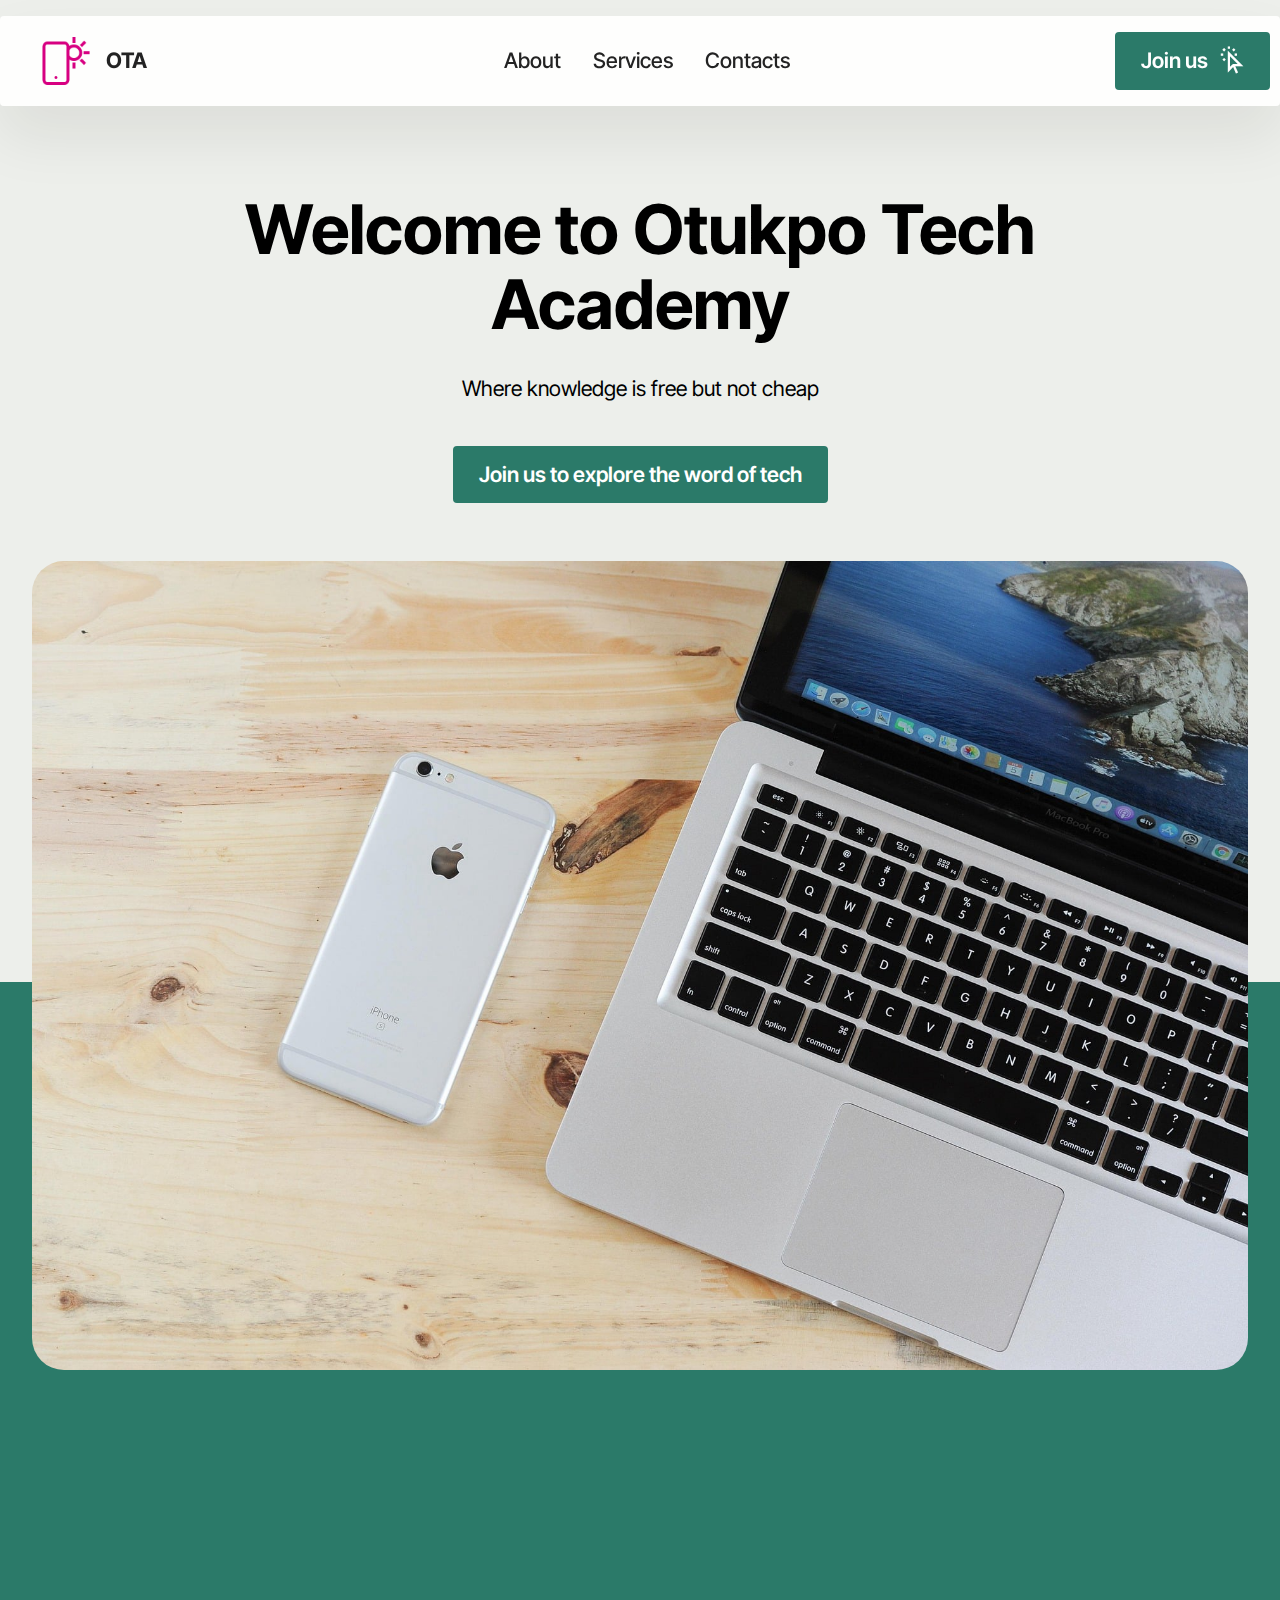
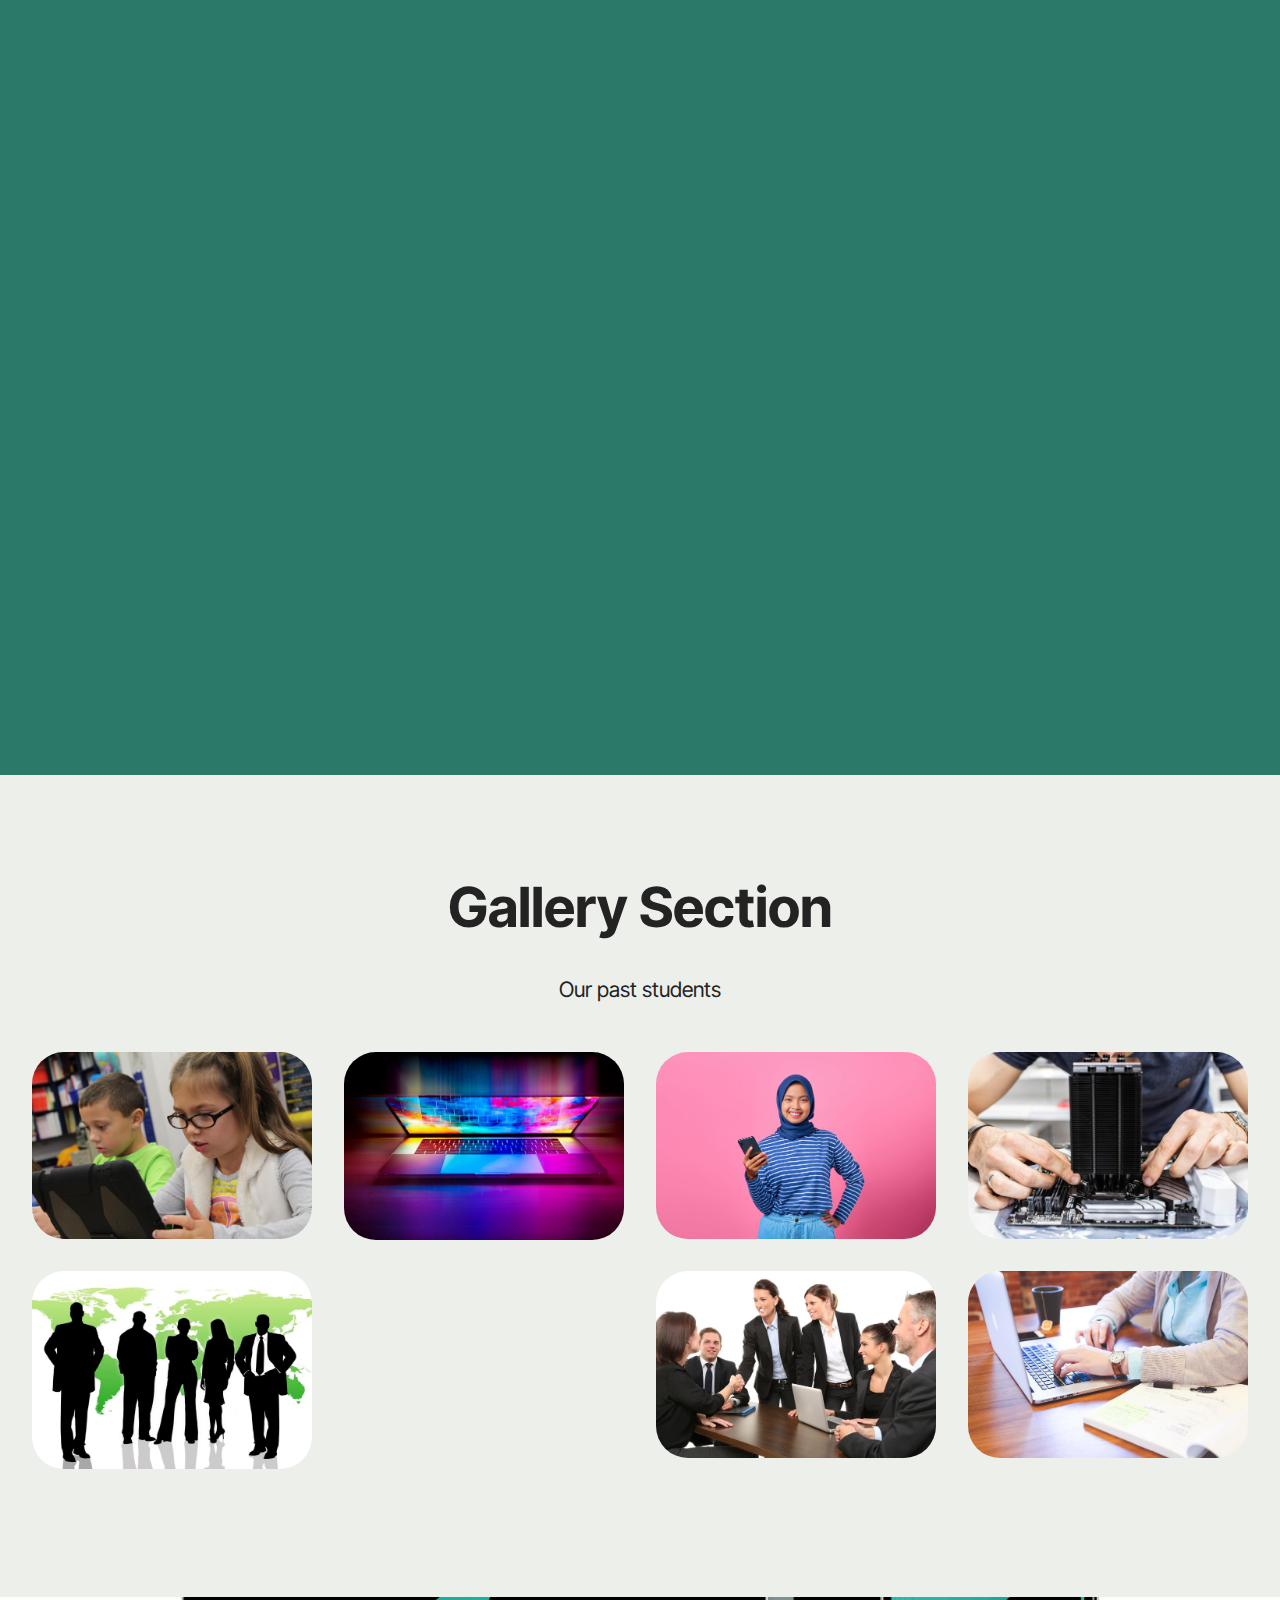
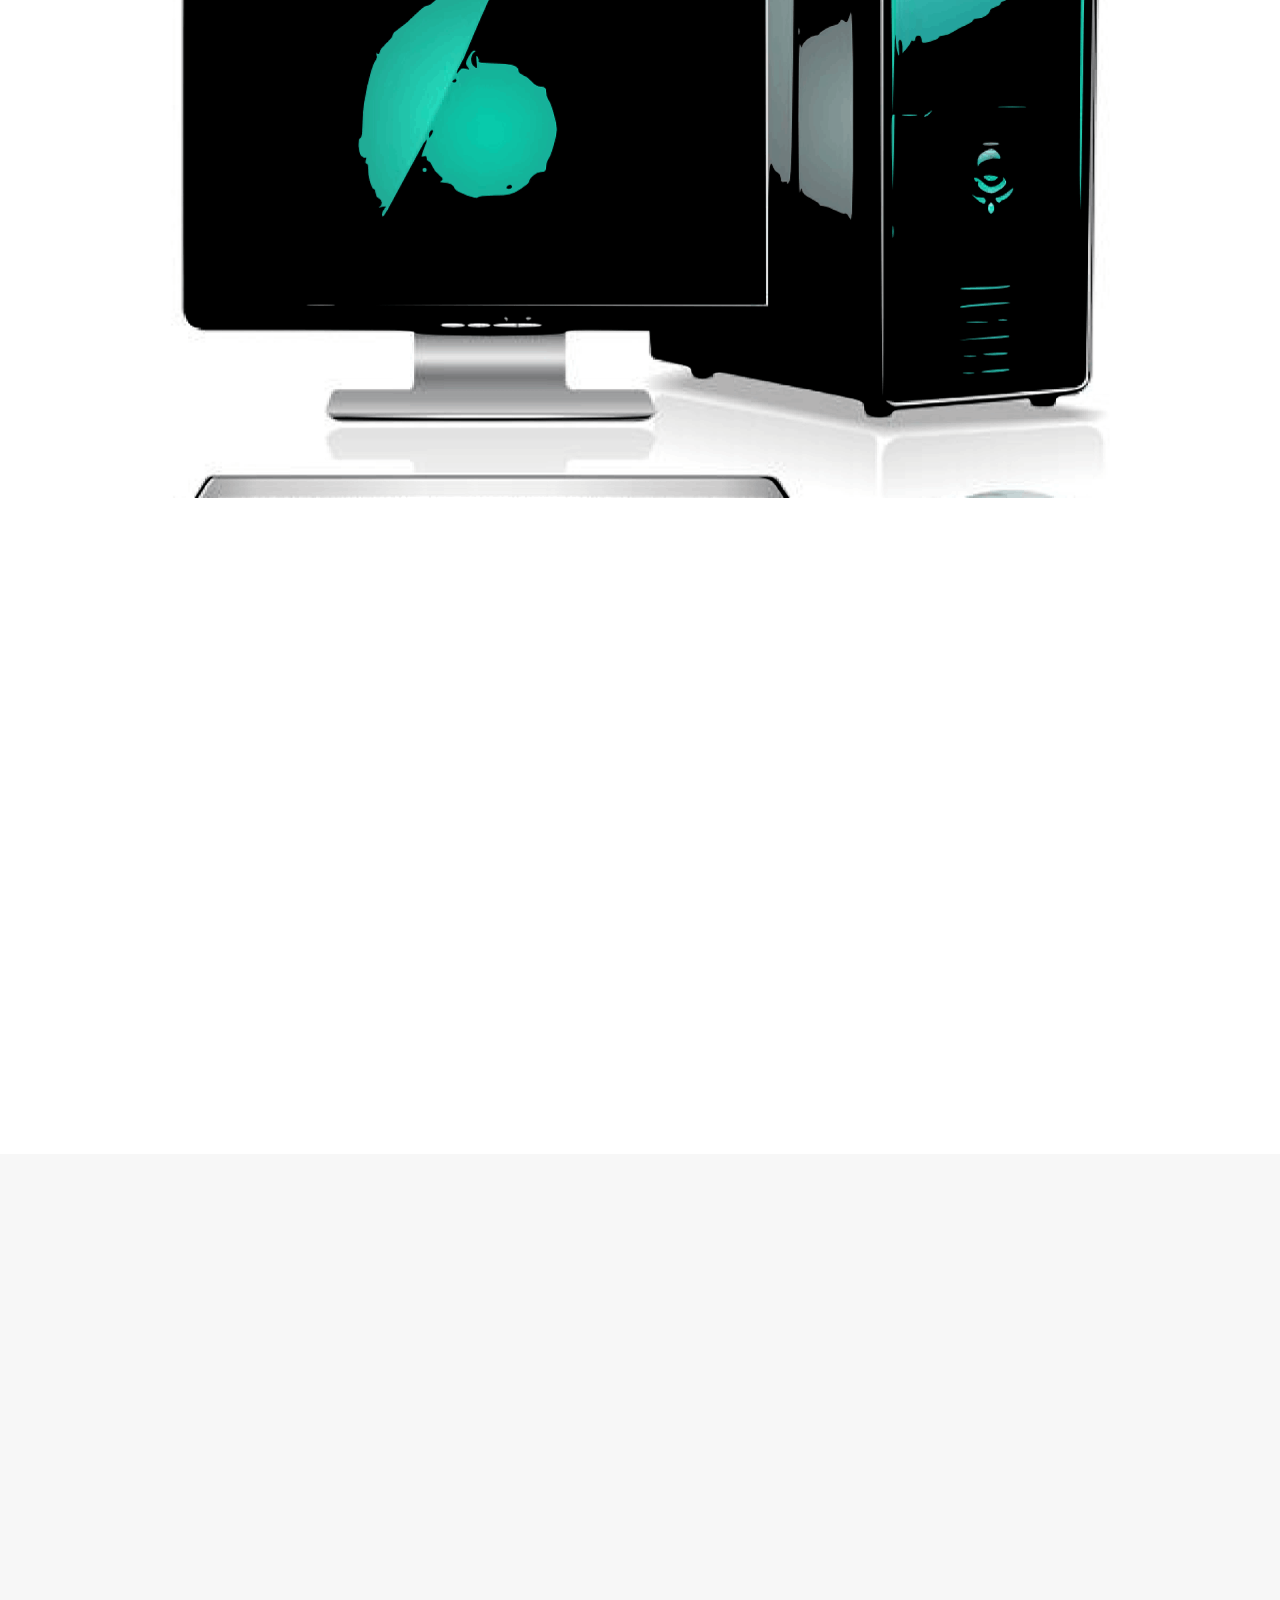
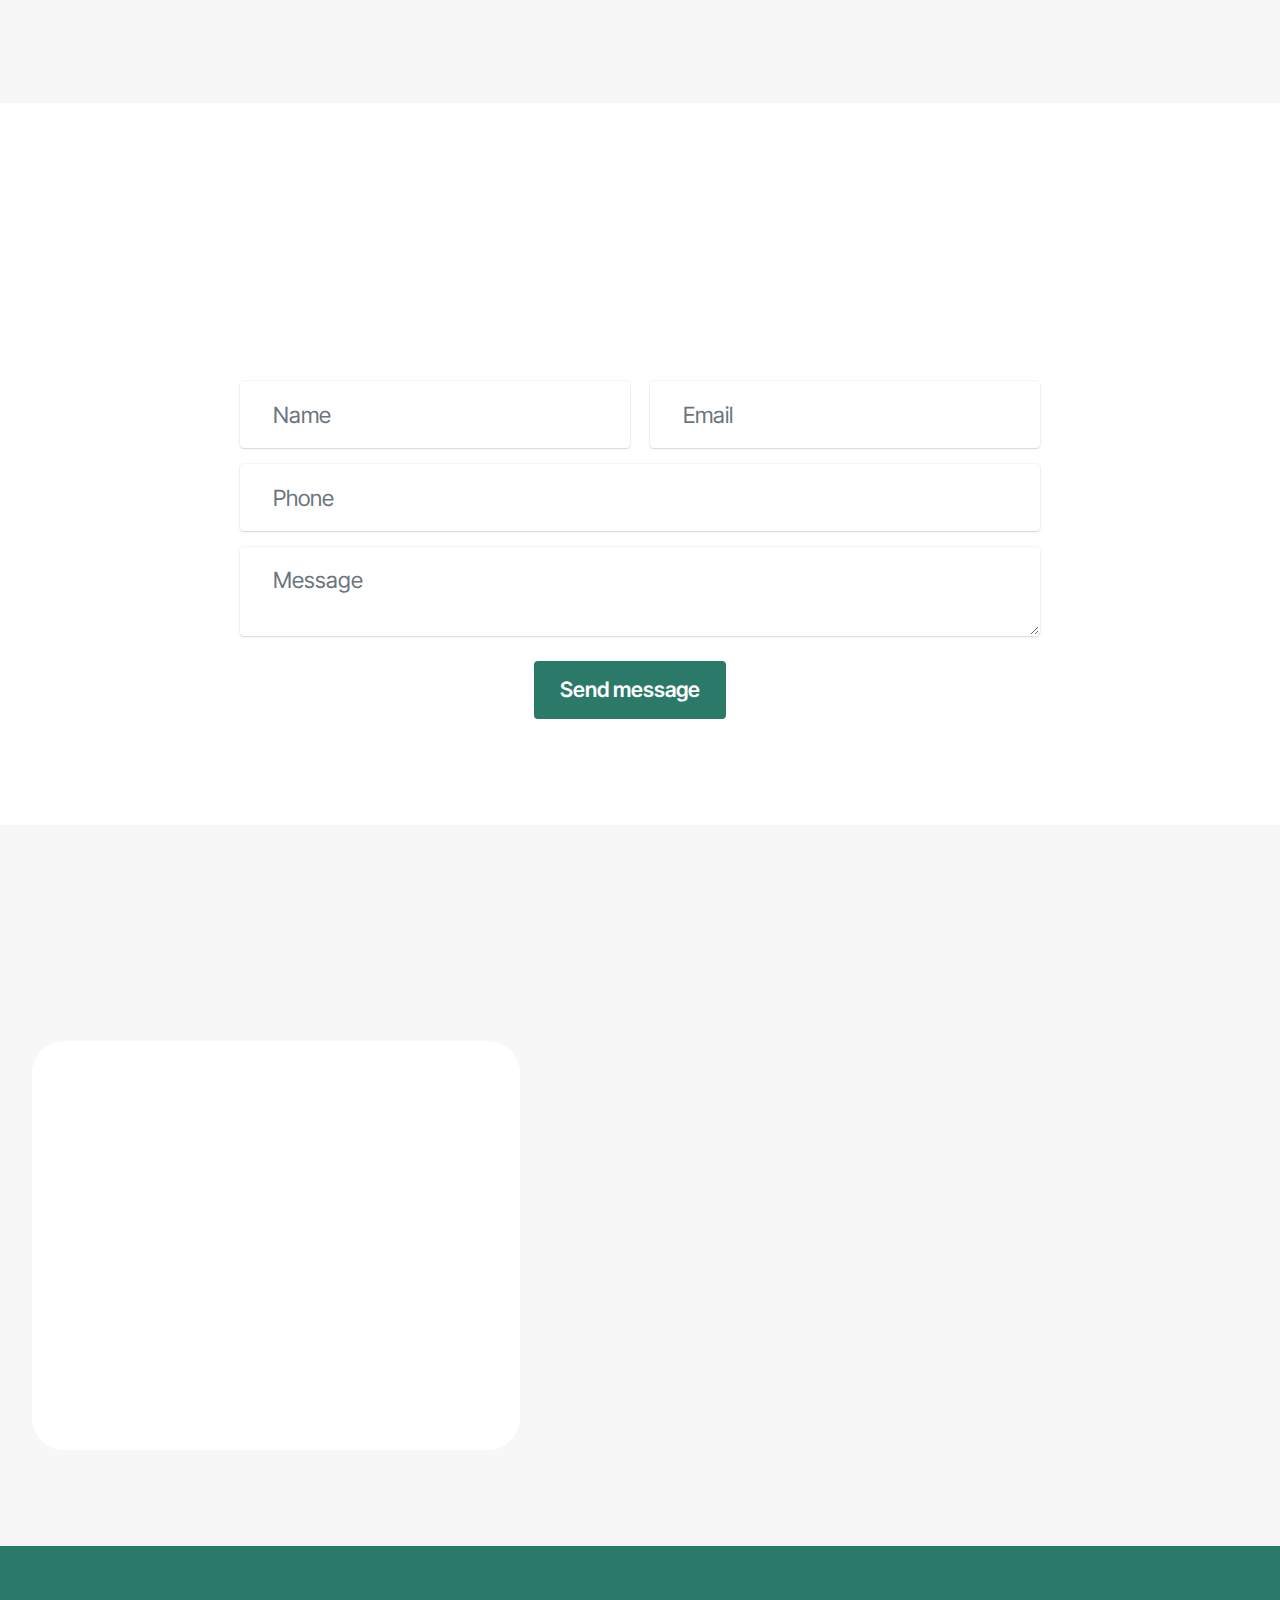
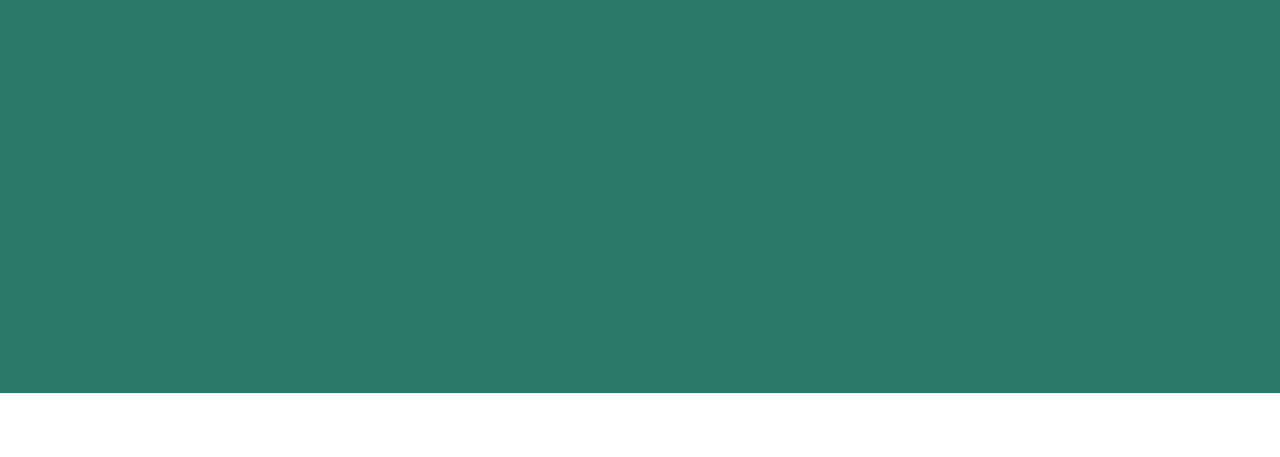
<file: index.html>
<!DOCTYPE html>
<html  >
<head>
  <!-- Site made with Mobirise Website Builder v6.0.1, https://mobirise.com -->
  <meta charset="UTF-8">
  <meta http-equiv="X-UA-Compatible" content="IE=edge">
  <meta name="generator" content="Mobirise v6.0.1, mobirise.com">
  <meta name="viewport" content="width=device-width, initial-scale=1, minimum-scale=1">
  <link rel="shortcut icon" href="assets/images/logo.png" type="image/x-icon">
  <meta name="description" content="">
  
  
  <title>Home</title>
  <link rel="stylesheet" href="assets/web/assets/mobirise-icons2/mobirise2.css">
  <link rel="stylesheet" href="assets/bootstrap/css/bootstrap.min.css">
  <link rel="stylesheet" href="assets/bootstrap/css/bootstrap-grid.min.css">
  <link rel="stylesheet" href="assets/bootstrap/css/bootstrap-reboot.min.css">
  <link rel="stylesheet" href="assets/animatecss/animate.css">
  <link rel="stylesheet" href="assets/dropdown/css/style.css">
  <link rel="stylesheet" href="assets/socicon/css/styles.css">
  <link rel="stylesheet" href="assets/theme/css/style.css">
  <link rel="stylesheet" href="assets/gallery/style.css">
  <link rel="preload" href="https://fonts.googleapis.com/css?family=Inter+Tight:100,200,300,400,500,600,700,800,900,100i,200i,300i,400i,500i,600i,700i,800i,900i&display=swap" as="style" onload="this.onload=null;this.rel='stylesheet'">
  <noscript><link rel="stylesheet" href="https://fonts.googleapis.com/css?family=Inter+Tight:100,200,300,400,500,600,700,800,900,100i,200i,300i,400i,500i,600i,700i,800i,900i&display=swap"></noscript>
  <link rel="preload" as="style" href="assets/mobirise/css/mbr-additional.css?v=nAid5D"><link rel="stylesheet" href="assets/mobirise/css/mbr-additional.css?v=nAid5D" type="text/css">

  
  
  
</head>
<body>
  
  <section data-bs-version="5.1" class="menu menu2 cid-tJS6tZXiPa" once="menu" id="menu02-0">
	

	<nav class="navbar navbar-dropdown navbar-fixed-top navbar-expand-lg">
		<div class="container">
			<div class="navbar-brand">
				<span class="navbar-logo">
					<a href="https://mobirise.com">
						<img src="assets/images/logo.png" alt="Mobirise Website Builder" style="height: 3rem;">
					</a>
				</span>
				<span class="navbar-caption-wrap"><a class="navbar-caption text-black text-primary display-4" href="index.html#header05-1">OTA</a></span>
			</div>
			<button class="navbar-toggler" type="button" data-toggle="collapse" data-bs-toggle="collapse" data-target="#navbarSupportedContent" data-bs-target="#navbarSupportedContent" aria-controls="navbarNavAltMarkup" aria-expanded="false" aria-label="Toggle navigation">
				<div class="hamburger">
					<span></span>
					<span></span>
					<span></span>
					<span></span>
				</div>
			</button>
			<div class="collapse navbar-collapse" id="navbarSupportedContent">
				<ul class="navbar-nav nav-dropdown" data-app-modern-menu="true"><li class="nav-item">
						<a class="nav-link link text-black text-primary display-4" href="index.html#header01-7">About</a>
					</li>
					<li class="nav-item">
						<a class="nav-link link text-black text-primary display-4" href="index.html#features04-w" aria-expanded="false">Services</a>
					</li>
					<li class="nav-item">
						<a class="nav-link link text-black text-primary display-4" href="index.html#contacts02-9">Contacts</a>
					</li></ul>
				
				<div class="navbar-buttons mbr-section-btn"><a class="btn btn-primary display-4" href="index.html#form02-6"><span class="mobi-mbri mobi-mbri-cursor-click mbr-iconfont mbr-iconfont-btn"></span>Join us</a></div>
			</div>
		</div>
	</nav>
</section>

<section data-bs-version="5.1" class="header5 cid-tJS6uM4N87" id="header05-1">
	

	
	
	<div class="topbg"></div>
	<div class="align-center container">
		<div class="row justify-content-center">
			<div class="col-md-12 col-lg-9">
				<h1 class="mbr-section-title mbr-fonts-style mb-4 display-1"><strong style="">Welcome to Otukpo Tech Academy</strong></h1>
				<p class="mbr-text mbr-fonts-style mb-4 display-7">Where knowledge is free but not cheap</p>
				<div class="mbr-section-btn mt-3"><a class="btn btn-primary display-7" href="index.html#form02-6">Join us to explore the word of tech</a></div>
			</div>
		</div>
		<div class="row mt-5 justify-content-center">
			<div class="col-12 col-lg-12">
				<img src="assets/images/mbr-1920x1278.jpg" alt="Mobirise Website Builder" title="">
			</div>
		</div>
	</div>
</section>

<section data-bs-version="5.1" class="features4 cid-tMlEXTHLbS" id="features04-w">
	
	
	<div class="container">
		<div class="row justify-content-center">
			<div class="col-12 content-head">
				<div class="mbr-section-head mb-5">
					<h4 class="mbr-section-title mbr-fonts-style align-center mb-0 display-2"><strong>Our Services</strong></h4>
					<h5 class="mbr-section-subtitle mbr-fonts-style align-center mb-0 mt-4 display-7">Explore site to know more</h5>
					
				</div>
			</div>
		</div>
		<div class="row">
			<div class="item features-image col-12 col-md-6 col-lg-4 active">
				<div class="item-wrapper">
					<div class="item-img">
						<img src="assets/images/will-klinzman-oacd9wydnlu-unsplash.jpg-816x816.jpg" alt="Mobirise Website Builder" data-slide-to="0" data-bs-slide-to="0">
					</div>
					<div class="item-content">
						<h5 class="item-title mbr-fonts-style display-5">
							<strong>Branding</strong>
						</h5>
						
						<p class="mbr-text mbr-fonts-style display-7">
							Service Description. You can show/hide the title, subtitle, text, button in the Block Parameters<br>
						</p>
						<div class="mbr-section-btn item-footer"><a href="" class="btn item-btn btn-primary display-7">View</a></div>
					</div>
				</div>
			</div>
			
			<div class="item features-image col-12 col-md-6 col-lg-4">
				<div class="item-wrapper">
					<div class="item-img">
						<img src="assets/images/jack-cohen-lbstvtg-br4-unsplash.jpg-816x1224.jpg" alt="Mobirise Website Builder" data-slide-to="1" data-bs-slide-to="1">
					</div>
					<div class="item-content">
						<h5 class="item-title mbr-fonts-style display-5">
							<strong>Promotion</strong>
						</h5>
						
						<p class="mbr-text mbr-fonts-style display-7">
							Service Description. You can show/hide the title, subtitle, text, button in the Block Parameters
						</p>
						<div class="mbr-section-btn item-footer"><a href="" class="btn item-btn btn-primary display-7">View</a></div>
					</div>
				</div>
			</div><div class="item features-image col-12 col-md-6 col-lg-4">
				<div class="item-wrapper">
					<div class="item-img">
						<img src="assets/images/istockphoto-1226721220-1024x1024.jpg-816x543.jpg" alt="Mobirise Website Builder" data-slide-to="2" data-bs-slide-to="2">
					</div>
					<div class="item-content">
						<h5 class="item-title mbr-fonts-style display-5">
							<strong>Marketing</strong>
						</h5>
						
						<p class="mbr-text mbr-fonts-style display-7">
							Service Description. You can show/hide the title, subtitle, text, button in the Block Parameters
						</p>
						<div class="mbr-section-btn item-footer"><a href="" class="btn item-btn btn-primary display-7">View</a></div>
					</div>

				</div>
			</div>
		</div>
	</div>
</section>

<section data-bs-version="5.1" class="gallery1 mbr-gallery cid-tMlDYtQ5fF" id="gallery02-v">
    

    
    

    <div class="container-fluid">
        <div class="row justify-content-center">
            <div class="col-12 content-head">
                <div class="mbr-section-head mb-5">
                    <h3 class="mbr-section-title mbr-fonts-style align-center m-0 display-2"><strong>Gallery Section</strong></h3>
                    <h4 class="mbr-section-subtitle mbr-fonts-style align-center mb-0 mt-4 display-7">Our past students</h4>
                </div>
            </div>
        </div>
        <div class="row mbr-gallery mbr-masonry" data-masonry="{&quot;percentPosition&quot;: true }">
            <div class="col-12 col-md-6 col-lg-3 item gallery-image active">
                <div class="item-wrapper" data-toggle="modal" data-bs-toggle="modal" data-target="#uFMXCyVpqA-modal" data-bs-target="#uFMXCyVpqA-modal">
                    <img class="w-100" src="assets/images/mbr-718x479.jpg" alt="Mobirise Website Builder" data-slide-to="0" data-bs-slide-to="0" data-target="#lb-uFMXCyVpqA" data-bs-target="#lb-uFMXCyVpqA">
                    <div class="icon-wrapper">
                        <span class="mobi-mbri mobi-mbri-search mbr-iconfont mbr-iconfont-btn"></span>
                    </div>
                </div>
                
            </div>
            
            <div class="col-12 col-md-6 col-lg-3 item gallery-image">
                <div class="item-wrapper" data-toggle="modal" data-bs-toggle="modal" data-target="#uFMXCyVpqA-modal" data-bs-target="#uFMXCyVpqA-modal">
                    <img class="w-100" src="assets/images/mbr-718x480.jpg" alt="Mobirise Website Builder" data-slide-to="1" data-bs-slide-to="1" data-target="#lb-uFMXCyVpqA" data-bs-target="#lb-uFMXCyVpqA">
                    <div class="icon-wrapper">
                        <span class="mobi-mbri mobi-mbri-search mbr-iconfont mbr-iconfont-btn"></span>
                    </div>
                </div>
                
            </div><div class="col-12 col-md-6 col-lg-3 item gallery-image">
                <div class="item-wrapper" data-toggle="modal" data-bs-toggle="modal" data-target="#uFMXCyVpqA-modal" data-bs-target="#uFMXCyVpqA-modal">
                    <img class="w-100" src="assets/images/mbr-1-718x479.jpg" alt="Mobirise Website Builder" data-slide-to="2" data-bs-slide-to="2" data-target="#lb-uFMXCyVpqA" data-bs-target="#lb-uFMXCyVpqA">
                    <div class="icon-wrapper">
                        <span class="mobi-mbri mobi-mbri-search mbr-iconfont mbr-iconfont-btn"></span>
                    </div>
                </div>
                
            </div>
            <div class="col-12 col-md-6 col-lg-3 item gallery-image">
                <div class="item-wrapper" data-toggle="modal" data-bs-toggle="modal" data-target="#uFMXCyVpqA-modal" data-bs-target="#uFMXCyVpqA-modal">
                    <img class="w-100" src="assets/images/mbr-3-718x479.jpg" alt="Mobirise Website Builder" data-slide-to="3" data-bs-slide-to="3" data-target="#lb-uFMXCyVpqA" data-bs-target="#lb-uFMXCyVpqA">
                    <div class="icon-wrapper">
                        <span class="mobi-mbri mobi-mbri-search mbr-iconfont mbr-iconfont-btn"></span>
                    </div>
                </div>
                
            </div>
            
            <div class="col-12 col-md-6 col-lg-3 item gallery-image">
                <div class="item-wrapper" data-toggle="modal" data-bs-toggle="modal" data-target="#uFMXCyVpqA-modal" data-bs-target="#uFMXCyVpqA-modal">
                    <img class="w-100" src="assets/images/mbr-718x507.jpg" alt="Mobirise Website Builder" data-slide-to="4" data-bs-slide-to="4" data-target="#lb-uFMXCyVpqA" data-bs-target="#lb-uFMXCyVpqA">
                    <div class="icon-wrapper">
                        <span class="mobi-mbri mobi-mbri-search mbr-iconfont mbr-iconfont-btn"></span>
                    </div>
                </div>
                
            </div><div class="col-12 col-md-6 col-lg-3 item gallery-image">
                <div class="item-wrapper" data-toggle="modal" data-bs-toggle="modal" data-target="#uFMXCyVpqA-modal" data-bs-target="#uFMXCyVpqA-modal">
                    <img class="w-100" src="assets/images/mbr-4-718x479.jpg" alt="Mobirise Website Builder" data-slide-to="5" data-bs-slide-to="5" data-target="#lb-uFMXCyVpqA" data-bs-target="#lb-uFMXCyVpqA">
                    <div class="icon-wrapper">
                        <span class="mobi-mbri mobi-mbri-search mbr-iconfont mbr-iconfont-btn"></span>
                    </div>
                </div>
                
            </div>
            <div class="col-12 col-md-6 col-lg-3 item gallery-image">
                <div class="item-wrapper" data-toggle="modal" data-bs-toggle="modal" data-target="#uFMXCyVpqA-modal" data-bs-target="#uFMXCyVpqA-modal">
                    <img class="w-100" src="assets/images/mbr-2-718x479.jpg" alt="Mobirise Website Builder" data-slide-to="6" data-bs-slide-to="6" data-target="#lb-uFMXCyVpqA" data-bs-target="#lb-uFMXCyVpqA">
                    <div class="icon-wrapper">
                        <span class="mobi-mbri mobi-mbri-search mbr-iconfont mbr-iconfont-btn"></span>
                    </div>
                </div>
                
            </div>
        </div>

        <div class="modal mbr-slider" tabindex="-1" role="dialog" aria-hidden="true" id="uFMXCyVpqA-modal">
            <div class="modal-dialog" role="document">
                <div class="modal-content">
                    <div class="modal-body">
                        <div class="carousel slide" id="lb-uFMXCyVpqA" data-interval="5000" data-bs-interval="5000">
                            <div class="carousel-inner">
                                <div class="carousel-item active">
                                    <img class="d-block w-100" src="assets/images/mbr-718x479.jpg" alt="Mobirise Website Builder">
                                </div>
                                
                                <div class="carousel-item">
                                    <img class="d-block w-100" src="assets/images/mbr-718x480.jpg" alt="Mobirise Website Builder">
                                </div><div class="carousel-item">
                                    <img class="d-block w-100" src="assets/images/mbr-1-718x479.jpg" alt="Mobirise Website Builder">
                                </div>
                                <div class="carousel-item">
                                    <img class="d-block w-100" src="assets/images/mbr-3-718x479.jpg" alt="Mobirise Website Builder">
                                </div>
                                
                                <div class="carousel-item">
                                    <img class="d-block w-100" src="assets/images/mbr-718x507.jpg" alt="Mobirise Website Builder">
                                </div><div class="carousel-item">
                                    <img class="d-block w-100" src="assets/images/mbr-4-718x479.jpg" alt="Mobirise Website Builder">
                                </div>
                                <div class="carousel-item">
                                    <img class="d-block w-100" src="assets/images/mbr-2-718x479.jpg" alt="Mobirise Website Builder">
                                </div>
                            </div>
                            <ol class="carousel-indicators">
                                <li data-slide-to="0" data-bs-slide-to="0" class="active" data-target="#lb-uFMXCyVpqA" data-bs-target="#lb-uFMXCyVpqA"></li>
                                <li data-slide-to="1" data-bs-slide-to="1" data-target="#lb-uFMXCyVpqA" data-bs-target="#lb-uFMXCyVpqA"></li>
                                <li data-slide-to="2" data-bs-slide-to="2" data-target="#lb-uFMXCyVpqA" data-bs-target="#lb-uFMXCyVpqA"></li>
                                <li data-slide-to="3" data-bs-slide-to="3" data-target="#lb-uFMXCyVpqA" data-bs-target="#lb-uFMXCyVpqA"></li>
                                <li data-slide-to="4" data-bs-slide-to="4" data-target="#lb-uFMXCyVpqA" data-bs-target="#lb-uFMXCyVpqA"></li>
                                <li data-slide-to="5" data-bs-slide-to="5" data-target="#lb-uFMXCyVpqA" data-bs-target="#lb-uFMXCyVpqA"></li>
                                <li data-slide-to="6" data-bs-slide-to="6" data-target="#lb-uFMXCyVpqA" data-bs-target="#lb-uFMXCyVpqA"></li>
                            </ol>
                            <a role="button" href="" class="close" data-dismiss="modal" data-bs-dismiss="modal" aria-label="Close">
                            </a>
                            <a class="carousel-control-prev carousel-control" role="button" data-slide="prev" data-bs-slide="prev" href="#lb-uFMXCyVpqA">
                                <span class="mobi-mbri mobi-mbri-arrow-prev" aria-hidden="true"></span>
                                <span class="sr-only visually-hidden">Previous</span>
                            </a>
                            <a class="carousel-control-next carousel-control" role="button" data-slide="next" data-bs-slide="next" href="#lb-uFMXCyVpqA">
                                <span class="mobi-mbri mobi-mbri-arrow-next" aria-hidden="true"></span>
                                <span class="sr-only visually-hidden">Next</span>
                            </a>
                        </div>
                    </div>
                </div>
            </div>
        </div>
    </div>
</section>

<section data-bs-version="5.1" class="header09 cid-tLAX5BnXkJ" id="header09-q">
	
	
	<div class="container">
		<div class="row">
			<div class="content-wrap col-12 col-md-8">
				<h1 class="mbr-section-title mbr-fonts-style mbr-white mb-4 display-1"><strong>Unlock boundless possibilities</strong></h1>
				
				<p class="mbr-fonts-style mbr-text mbr-white mb-4 display-7">Come join our training and unlock you tech possibilists</p>
				<div class="mbr-section-btn"><a class="btn btn-primary display-7" href="https://mobiri.se">Join us</a></div>
			</div>
		</div>
	</div>
</section>

<section data-bs-version="5.1" class="header1 cid-tJS9vXDdRK" id="header01-7">
	

	
	

	<div class="container">
		<div class="row justify-content-center">
			<div class="col-12 col-md-12 col-lg-7 image-wrapper">
				<img class="w-100" src="assets/images/mbr-1476x984.jpg" alt="Mobirise Website Builder">
			</div>
			<div class="col-12 col-lg col-md-12">
				<div class="text-wrapper align-left">
					<h1 class="mbr-section-title mbr-fonts-style mb-4 display-2"><strong>About us</strong></h1>
					<p class="mbr-text mbr-fonts-style mb-4 display-7">It gives the upcoming an ideal of IT<br></p>
					<div class="mbr-section-btn mt-3"><a class="btn btn-primary display-7" href="https://mobiri.se">Start now</a></div>
				</div>
			</div>
		</div>
	</div>
</section>

<section data-bs-version="5.1" class="features15 cid-tLek7gQhG7" id="features015-m">
	

	
	
	<div class="container">
		<div class="mbr-section-head mb-5">
			<h4 class="mbr-section-title mbr-fonts-style align-center mb-0 display-2">
			  <strong>Why us?</strong></h4>
			
		  </div>
		<div class="row justify-content-center">
			<div class="item features-without-image col-12 col-lg-4">
				<div class="item-wrapper">
					<div class="img-wrapper">
						<img src="assets/images/shop1.jpg" alt="Mobirise Website Builder">
					</div>
					<div class="card-box">
						<h4 class="card-title mbr-fonts-style mb-3 display-5">
							<strong>Free</strong></h4>
						<h5 class="card-text mbr-fonts-style display-7">
							Mobirise is a free website builder. Mobirise is a free website builder. Mobirise is a free website builder.</h5>
					</div>
				</div>
			</div>
			<div class="item features-without-image col-12 col-lg-4">
				<div class="item-wrapper">
					<div class="img-wrapper">
						<img src="assets/images/shop2.jpg" alt="Mobirise Website Builder">
					</div>
					<div class="card-box">
						<h4 class="card-title mbr-fonts-style mb-3 display-5">
							<strong>Easy</strong></h4>
						<h5 class="card-text mbr-fonts-style display-7">
							Create landing pages with ease. Create landing pages with ease. Create landing pages with ease.<br><br></h5>
					</div>
				</div>
			</div>
			<div class="item features-without-image col-12 col-lg-4">
				<div class="item-wrapper">
					<div class="img-wrapper">
						<img src="assets/images/shop3.jpg" alt="Mobirise Website Builder">
					</div>
					<div class="card-box">
						<h4 class="card-title mbr-fonts-style mb-3 display-5">
							<strong>Beautiful</strong></h4>
						<h5 class="card-text mbr-fonts-style display-7">
							Build a website with Mobirise. Build a web page with Mobirise. Create a website with Mobirise.</h5>
					</div>
				</div>
			</div>
		</div>
	</div>
</section>

<section data-bs-version="5.1" class="form5 cid-tJS9pBcTSa" id="form02-6">
    
    
    <div class="container">
        <div class="mbr-section-head mb-5">
            <h3 class="mbr-section-title mbr-fonts-style align-center mb-0 display-2">
                <strong>Contact Form</strong></h3>
            <h4 class="mbr-section-subtitle mbr-fonts-style align-center mb-0 mt-4 display-7">Write to us here!</h4>
        </div>
        <div class="row justify-content-center mt-4">
            <div class="col-lg-8 mx-auto mbr-form">
                <form action="https://mobirise.eu/" method="POST" class="mbr-form form-with-styler" data-verified="">
                    <div class="row">
                        
                        <div hidden="hidden" data-form-alert-danger="" class="alert alert-danger col-12">
                            Oops...! some problem!
                        </div>
                    </div>
                    <div class="dragArea row">
                        <div class="col-md col-sm-12 form-group mb-3" data-for="name">
                            <input type="text" name="name" placeholder="Name" data-form-field="name" class="form-control" value="" id="name-form02-6">
                        </div>
                        <div class="col-md col-sm-12 form-group mb-3" data-for="email">
                            <input type="email" name="email" placeholder="Email" data-form-field="email" class="form-control" value="" id="email-form02-6">
                        </div>
                        <div class="col-12 form-group mb-3" data-for="phone">
                            <input type="tel" name="phone" placeholder="Phone" data-form-field="phone" class="form-control" value="" id="phone-form02-6">
                        </div>
                        <div class="col-12 form-group mb-3" data-for="textarea">
                            <textarea name="textarea" placeholder="Message" data-form-field="textarea" class="form-control" id="textarea-form02-6"></textarea>
                        </div>
                        <div class="col-lg-12 col-md-12 col-sm-12 align-center mbr-section-btn">
                            <button type="submit" class="btn btn-primary display-7">Send message</button>
                        </div>
                    </div>
                </form>
            </div>
        </div>
    </div>
</section>

<section data-bs-version="5.1" class="contacts2 map1 cid-tLdYHD757A" id="contacts02-9">

    

    
    <div class="container">
        <div class="mbr-section-head mb-5">
            <h3 class="mbr-section-title mbr-fonts-style align-center mb-0 display-2">
                <strong>Contacts</strong>
            </h3>
            
        </div>
        <div class="row justify-content-center mt-4">
            <div class="card col-12 col-md-5">
                <div class="card-wrapper">
                    <div class="text-wrapper">
                        <h5 class="cardTitle mbr-fonts-style mb-2 display-5">
                        <strong>Get in touch</strong></h5>
                    <ul class="list mbr-fonts-style display-7">
                        <li class="mbr-text item-wrap"><span style="font-size: 1.4rem;">Phone: <a href="tel:+234-9155-731-246" class="text-primary">+234-9155-731-246</a></span><br></li>
                        <li class="mbr-text item-wrap">WhatsApp: <a href="https://wa.me/12345678910" class="text-primary">+234-9155-731-246</a></li>
                        <li class="mbr-text item-wrap">Email: <a href="mailto:samueljireh355@gmail.com" class="text-primary">samueljireh355@gmail.com</a></li><li class="mbr-text item-wrap"><br></li>
                        <li class="mbr-text item-wrap">Address: </li><li class="mbr-text item-wrap">Ambassador Ajonye's foundation</li><li class="mbr-text item-wrap"><span style="font-size: 1.4rem;">Working hours:</span><br></li><li class="mbr-text item-wrap">9:00AM - 4:00PM</li>
                    </ul>
                    </div>
                </div>
            </div>
            <div class="map-wrapper col-12 col-md-7">
                <div class="google-map"><iframe frameborder="0" style="border:0" src="https://www.google.com/maps/embed?pb=!1m14!1m8!1m3!1d6045.3003145248895!2d-73.9884657!3d40.7477229!3m2!1i1024!2i768!4f13.1!3m3!1m2!1s0x89c259a9ac1f1b85%3A0x7e33d1c0e7af3be4!2zMzUwIDV0aCBBdmUsIE5ldyBZb3JrLCBOWSAxMDExOCwg0KHQqNCQ!5e0!3m2!1sru!2sru!4v1689597362021!5m2!1sen!2sen" allowfullscreen=""></iframe></div>
            </div>
        </div>
    </div>
</section>

<section data-bs-version="5.1" class="footer1 programm5 cid-tJS9NNcTLZ" once="footers" id="footer03-8">

        

    

    <div class="container">
        <div class="row">

            <div class="row-links mb-4">
                <ul class="header-menu">
                  
                  
                  
                  
                <li class="header-menu-item mbr-fonts-style display-5"><a href="index.html#header01-7" class="text-danger">About</a></li><li class="header-menu-item mbr-fonts-style display-5"><a href="index.html#features04-w" class="text-danger text-primary">Services</a></li><li class="header-menu-item mbr-fonts-style display-5"><a href="index.html#contacts02-9" class="text-danger">Contacts</a></li><li class="header-menu-item mbr-fonts-style display-5"><a href="index.html#gallery02-v" class="text-danger text-primary">Works</a></li></ul>
              </div>

            <div class="col-12">
                <div class="social-row">
                    <div class="soc-item">
                        <a href="https://mobiri.se/" target="_blank">
                            <span class="mbr-iconfont socicon socicon-facebook display-7"></span>
                        </a>
                    </div>
                    <div class="soc-item">
                        <a href="https://mobiri.se/" target="_blank">
                            <span class="mbr-iconfont socicon-twitter socicon"></span>
                        </a>
                    </div>
                    <div class="soc-item">
                        <a href="https://mobiri.se/" target="_blank">
                            <span class="mbr-iconfont socicon-instagram socicon"></span>
                        </a>
                    </div>
                    <div class="soc-item">
                        <a href="https://mobiri.se/" target="_blank">
                            <span class="mbr-iconfont socicon-tiktok socicon"></span>
                        </a>
                    </div>
                    <div class="soc-item">
                        <a href="https://mobiri.se/" target="_blank">
                            <span class="mbr-iconfont socicon-youtube socicon"></span>
                        </a>
                    </div>
                </div>
            </div>
            <div class="col-12 mt-5">
                <p class="mbr-fonts-style copyright display-7">
                    © Copyright 2030 Mobirise - All Rights Reserved
                </p>
            </div>
        </div>
    </div>
</section><section class="display-7" style="padding: 0;align-items: center;justify-content: center;flex-wrap: wrap;    align-content: center;display: flex;position: relative;height: 4rem;"><a href="https://mobiri.se/" style="flex: 1 1;height: 4rem;position: absolute;width: 100%;z-index: 1;"><img alt=" Web Site  Builder Software" style="height: 4rem;" src="[data-uri]"></a><p style="margin: 0;text-align: center;" class="display-7">Built with &#8204;</p><a style="z-index:1" href="https://mobirise.com">Mobirise.com </a></section><script src="assets/bootstrap/js/bootstrap.bundle.min.js"></script>  <script src="assets/smoothscroll/smooth-scroll.js"></script>  <script src="assets/ytplayer/index.js"></script>  <script src="assets/dropdown/js/navbar-dropdown.js"></script>  <script src="assets/masonry/masonry.pkgd.min.js"></script>  <script src="assets/imagesloaded/imagesloaded.pkgd.min.js"></script>  <script src="assets/theme/js/script.js"></script>  <script src="assets/gallery/player.min.js"></script>  <script src="assets/gallery/script.js"></script>  
  
  
 <div id="scrollToTop" class="scrollToTop mbr-arrow-up"><a style="text-align: center;"><i class="mbr-arrow-up-icon mbr-arrow-up-icon-cm cm-icon cm-icon-smallarrow-up"></i></a></div>
    <input name="animation" type="hidden">
  </body>
</html>
</file>
<file: assets/web/assets/mobirise-icons2/mobirise2.css>
@font-face {
  font-family: 'Moririse2';
  font-display: swap;
  src:  url('mobirise2.eot?f2bix4');
  src:  url('mobirise2.eot?f2bix4#iefix') format('embedded-opentype'),
    url('mobirise2.ttf?f2bix4') format('truetype'),
    url('mobirise2.woff?f2bix4') format('woff'),
    url('mobirise2.svg?f2bix4#mobirise2') format('svg');
  font-weight: normal;
  font-style: normal;
}

[class^="mobi-"], [class*=" mobi-"] {
  /* use !important to prevent issues with browser extensions that change fonts */
  font-family: 'Moririse2' !important;
  speak: none;
  font-style: normal;
  font-weight: normal;
  font-variant: normal;
  text-transform: none;
  line-height: 1;

  /* Better Font Rendering =========== */
  -webkit-font-smoothing: antialiased;
  -moz-osx-font-smoothing: grayscale;
}

.mobi-mbri-add-submenu:before {
  content: "\e900";
}
.mobi-mbri-alert:before {
  content: "\e901";
}
.mobi-mbri-align-center:before {
  content: "\e902";
}
.mobi-mbri-align-justify:before {
  content: "\e903";
}
.mobi-mbri-align-left:before {
  content: "\e904";
}
.mobi-mbri-align-right:before {
  content: "\e905";
}
.mobi-mbri-android:before {
  content: "\e906";
}
.mobi-mbri-apple:before {
  content: "\e907";
}
.mobi-mbri-arrow-down:before {
  content: "\e908";
}
.mobi-mbri-arrow-next:before {
  content: "\e909";
}
.mobi-mbri-arrow-prev:before {
  content: "\e90a";
}
.mobi-mbri-arrow-up:before {
  content: "\e90b";
}
.mobi-mbri-bold:before {
  content: "\e90c";
}
.mobi-mbri-bookmark:before {
  content: "\e90d";
}
.mobi-mbri-bootstrap:before {
  content: "\e90e";
}
.mobi-mbri-briefcase:before {
  content: "\e90f";
}
.mobi-mbri-browse:before {
  content: "\e910";
}
.mobi-mbri-bulleted-list:before {
  content: "\e911";
}
.mobi-mbri-calendar:before {
  content: "\e912";
}
.mobi-mbri-camera:before {
  content: "\e913";
}
.mobi-mbri-cart-add:before {
  content: "\e914";
}
.mobi-mbri-cart-full:before {
  content: "\e915";
}
.mobi-mbri-cash:before {
  content: "\e916";
}
.mobi-mbri-change-style:before {
  content: "\e917";
}
.mobi-mbri-chat:before {
  content: "\e918";
}
.mobi-mbri-clock:before {
  content: "\e919";
}
.mobi-mbri-close:before {
  content: "\e91a";
}
.mobi-mbri-cloud:before {
  content: "\e91b";
}
.mobi-mbri-code:before {
  content: "\e91c";
}
.mobi-mbri-contact-form:before {
  content: "\e91d";
}
.mobi-mbri-credit-card:before {
  content: "\e91e";
}
.mobi-mbri-cursor-click:before {
  content: "\e91f";
}
.mobi-mbri-cust-feedback:before {
  content: "\e920";
}
.mobi-mbri-database:before {
  content: "\e921";
}
.mobi-mbri-delivery:before {
  content: "\e922";
}
.mobi-mbri-desktop:before {
  content: "\e923";
}
.mobi-mbri-devices:before {
  content: "\e924";
}
.mobi-mbri-down:before {
  content: "\e925";
}
.mobi-mbri-download-2:before {
  content: "\e926";
}
.mobi-mbri-download:before {
  content: "\e927";
}
.mobi-mbri-drag-n-drop-2:before {
  content: "\e928";
}
.mobi-mbri-drag-n-drop:before {
  content: "\e929";
}
.mobi-mbri-edit-2:before {
  content: "\e92a";
}
.mobi-mbri-edit:before {
  content: "\e92b";
}
.mobi-mbri-error:before {
  content: "\e92c";
}
.mobi-mbri-extension:before {
  content: "\e92d";
}
.mobi-mbri-features:before {
  content: "\e92e";
}
.mobi-mbri-file:before {
  content: "\e92f";
}
.mobi-mbri-flag:before {
  content: "\e930";
}
.mobi-mbri-folder:before {
  content: "\e931";
}
.mobi-mbri-gift:before {
  content: "\e932";
}
.mobi-mbri-github:before {
  content: "\e933";
}
.mobi-mbri-globe-2:before {
  content: "\e934";
}
.mobi-mbri-globe:before {
  content: "\e935";
}
.mobi-mbri-growing-chart:before {
  content: "\e936";
}
.mobi-mbri-hearth:before {
  content: "\e937";
}
.mobi-mbri-help:before {
  content: "\e938";
}
.mobi-mbri-home:before {
  content: "\e939";
}
.mobi-mbri-hot-cup:before {
  content: "\e93a";
}
.mobi-mbri-idea:before {
  content: "\e93b";
}
.mobi-mbri-image-gallery:before {
  content: "\e93c";
}
.mobi-mbri-image-slider:before {
  content: "\e93d";
}
.mobi-mbri-info:before {
  content: "\e93e";
}
.mobi-mbri-italic:before {
  content: "\e93f";
}
.mobi-mbri-key:before {
  content: "\e940";
}
.mobi-mbri-laptop:before {
  content: "\e941";
}
.mobi-mbri-layers:before {
  content: "\e942";
}
.mobi-mbri-left-right:before {
  content: "\e943";
}
.mobi-mbri-left:before {
  content: "\e944";
}
.mobi-mbri-letter:before {
  content: "\e945";
}
.mobi-mbri-like:before {
  content: "\e946";
}
.mobi-mbri-link:before {
  content: "\e947";
}
.mobi-mbri-lock:before {
  content: "\e948";
}
.mobi-mbri-login:before {
  content: "\e949";
}
.mobi-mbri-logout:before {
  content: "\e94a";
}
.mobi-mbri-magic-stick:before {
  content: "\e94b";
}
.mobi-mbri-map-pin:before {
  content: "\e94c";
}
.mobi-mbri-menu:before {
  content: "\e94d";
}
.mobi-mbri-mobile-2:before {
  content: "\e94e";
}
.mobi-mbri-mobile-horizontal:before {
  content: "\e94f";
}
.mobi-mbri-mobile:before {
  content: "\e950";
}
.mobi-mbri-mobirise:before {
  content: "\e951";
}
.mobi-mbri-more-horizontal:before {
  content: "\e952";
}
.mobi-mbri-more-vertical:before {
  content: "\e953";
}
.mobi-mbri-music:before {
  content: "\e954";
}
.mobi-mbri-new-file:before {
  content: "\e955";
}
.mobi-mbri-numbered-list:before {
  content: "\e956";
}
.mobi-mbri-opened-folder:before {
  content: "\e957";
}
.mobi-mbri-pages:before {
  content: "\e958";
}
.mobi-mbri-paper-plane:before {
  content: "\e959";
}
.mobi-mbri-paperclip:before {
  content: "\e95a";
}
.mobi-mbri-phone:before {
  content: "\e95b";
}
.mobi-mbri-photo:before {
  content: "\e95c";
}
.mobi-mbri-photos:before {
  content: "\e95d";
}
.mobi-mbri-pin:before {
  content: "\e95e";
}
.mobi-mbri-play:before {
  content: "\e95f";
}
.mobi-mbri-plus:before {
  content: "\e960";
}
.mobi-mbri-preview:before {
  content: "\e961";
}
.mobi-mbri-print:before {
  content: "\e962";
}
.mobi-mbri-protect:before {
  content: "\e963";
}
.mobi-mbri-question:before {
  content: "\e964";
}
.mobi-mbri-quote-left:before {
  content: "\e965";
}
.mobi-mbri-quote-right:before {
  content: "\e966";
}
.mobi-mbri-redo:before {
  content: "\e967";
}
.mobi-mbri-refresh:before {
  content: "\e968";
}
.mobi-mbri-responsive-2:before {
  content: "\e969";
}
.mobi-mbri-responsive:before {
  content: "\e96a";
}
.mobi-mbri-right:before {
  content: "\e96b";
}
.mobi-mbri-rocket:before {
  content: "\e96c";
}
.mobi-mbri-sad-face:before {
  content: "\e96d";
}
.mobi-mbri-sale:before {
  content: "\e96e";
}
.mobi-mbri-save:before {
  content: "\e96f";
}
.mobi-mbri-search:before {
  content: "\e970";
}
.mobi-mbri-setting-2:before {
  content: "\e971";
}
.mobi-mbri-setting-3:before {
  content: "\e972";
}
.mobi-mbri-setting:before {
  content: "\e973";
}
.mobi-mbri-share:before {
  content: "\e974";
}
.mobi-mbri-shopping-bag:before {
  content: "\e975";
}
.mobi-mbri-shopping-basket:before {
  content: "\e976";
}
.mobi-mbri-shopping-cart:before {
  content: "\e977";
}
.mobi-mbri-sites:before {
  content: "\e978";
}
.mobi-mbri-smile-face:before {
  content: "\e979";
}
.mobi-mbri-speed:before {
  content: "\e97a";
}
.mobi-mbri-star:before {
  content: "\e97b";
}
.mobi-mbri-success:before {
  content: "\e97c";
}
.mobi-mbri-sun:before {
  content: "\e97d";
}
.mobi-mbri-sun2:before {
  content: "\e97e";
}
.mobi-mbri-tablet-vertical:before {
  content: "\e97f";
}
.mobi-mbri-tablet:before {
  content: "\e980";
}
.mobi-mbri-target:before {
  content: "\e981";
}
.mobi-mbri-timer:before {
  content: "\e982";
}
.mobi-mbri-to-ftp:before {
  content: "\e983";
}
.mobi-mbri-to-local-drive:before {
  content: "\e984";
}
.mobi-mbri-touch-swipe:before {
  content: "\e985";
}
.mobi-mbri-touch:before {
  content: "\e986";
}
.mobi-mbri-trash:before {
  content: "\e987";
}
.mobi-mbri-underline:before {
  content: "\e988";
}
.mobi-mbri-undo:before {
  content: "\e989";
}
.mobi-mbri-unlink:before {
  content: "\e98a";
}
.mobi-mbri-unlock:before {
  content: "\e98b";
}
.mobi-mbri-up-down:before {
  content: "\e98c";
}
.mobi-mbri-up:before {
  content: "\e98d";
}
.mobi-mbri-update:before {
  content: "\e98e";
}
.mobi-mbri-upload-2:before {
  content: "\e98f";
}
.mobi-mbri-upload:before {
  content: "\e990";
}
.mobi-mbri-user-2:before {
  content: "\e991";
}
.mobi-mbri-user:before {
  content: "\e992";
}
.mobi-mbri-users:before {
  content: "\e993";
}
.mobi-mbri-video-play:before {
  content: "\e994";
}
.mobi-mbri-video:before {
  content: "\e995";
}
.mobi-mbri-watch:before {
  content: "\e996";
}
.mobi-mbri-website-theme-2:before {
  content: "\e997";
}
.mobi-mbri-website-theme:before {
  content: "\e998";
}
.mobi-mbri-wifi:before {
  content: "\e999";
}
.mobi-mbri-windows:before {
  content: "\e99a";
}
.mobi-mbri-zoom-in:before {
  content: "\e99b";
}
.mobi-mbri-zoom-out:before {
  content: "\e99c";
}
</file>
<file: assets/dropdown/css/style.css>
.navbar-dropdown {
  left: 0;
  padding: 0;
  position: absolute;
  right: 0;
  top: 0;
  transition: all 0.45s ease;
  z-index: 1030;
  background: #282828; }
  .navbar-dropdown .navbar-logo {
    margin-right: 0.8rem;
    transition: margin 0.3s ease-in-out;
    vertical-align: middle; }
    .navbar-dropdown .navbar-logo img {
      height: 3.125rem;
      transition: all 0.3s ease-in-out; }
    .navbar-dropdown .navbar-logo.mbr-iconfont {
      font-size: 3.125rem;
      line-height: 3.125rem; }
  .navbar-dropdown .navbar-caption {
    font-weight: 700;
    white-space: normal;
    vertical-align: -4px;
    line-height: 3.125rem !important; }
    .navbar-dropdown .navbar-caption, .navbar-dropdown .navbar-caption:hover {
      color: inherit;
      text-decoration: none; }
  .navbar-dropdown .mbr-iconfont + .navbar-caption {
    vertical-align: -1px; }
  .navbar-dropdown.navbar-fixed-top {
    position: fixed; }
  .navbar-dropdown .navbar-brand span {
    vertical-align: -4px; }
  .navbar-dropdown.bg-color.transparent {
    background: none; }
  .navbar-dropdown.navbar-short .navbar-brand {
    padding: 0.625rem 0; }
    .navbar-dropdown.navbar-short .navbar-brand span {
      vertical-align: -1px; }
  .navbar-dropdown.navbar-short .navbar-caption {
    line-height: 2.375rem !important;
    vertical-align: -2px; }
  .navbar-dropdown.navbar-short .navbar-logo {
    margin-right: 0.5rem; }
    .navbar-dropdown.navbar-short .navbar-logo img {
      height: 2.375rem; }
    .navbar-dropdown.navbar-short .navbar-logo.mbr-iconfont {
      font-size: 2.375rem;
      line-height: 2.375rem; }
  .navbar-dropdown.navbar-short .mbr-table-cell {
    height: 3.625rem; }
  .navbar-dropdown .navbar-close {
    left: 0.6875rem;
    position: fixed;
    top: 0.75rem;
    z-index: 1000; }
  .navbar-dropdown .hamburger-icon {
    content: "";
    display: inline-block;
    vertical-align: middle;
    width: 16px;
    -webkit-box-shadow: 0 -6px 0 1px #282828,0 0 0 1px #282828,0 6px 0 1px #282828;
    -moz-box-shadow: 0 -6px 0 1px #282828,0 0 0 1px #282828,0 6px 0 1px #282828;
    box-shadow: 0 -6px 0 1px #282828,0 0 0 1px #282828,0 6px 0 1px #282828; }

.dropdown-menu .dropdown-toggle[data-toggle="dropdown-submenu"]::after {
  border-bottom: 0.35em solid transparent;
  border-left: 0.35em solid;
  border-right: 0;
  border-top: 0.35em solid transparent;
  margin-left: 0.3rem; }

.dropdown-menu .dropdown-item:focus {
  outline: 0; }

.nav-dropdown {
  font-size: 0.75rem;
  font-weight: 500;
  height: auto !important; }
  .nav-dropdown .nav-btn {
    padding-left: 1rem; }
  .nav-dropdown .link {
    margin: .667em 1.667em;
    font-weight: 500;
    padding: 0;
    transition: color .2s ease-in-out; }
    .nav-dropdown .link.dropdown-toggle {
      margin-right: 2.583em; }
      .nav-dropdown .link.dropdown-toggle::after {
        margin-left: .25rem;
        border-top: 0.35em solid;
        border-right: 0.35em solid transparent;
        border-left: 0.35em solid transparent;
        border-bottom: 0; }
      .nav-dropdown .link.dropdown-toggle[aria-expanded="true"] {
        margin: 0;
        padding: 0.667em 3.263em  0.667em 1.667em; }
  .nav-dropdown .link::after,
  .nav-dropdown .dropdown-item::after {
    color: inherit; }
  .nav-dropdown .btn {
    font-size: 0.75rem;
    font-weight: 700;
    letter-spacing: 0;
    margin-bottom: 0;
    padding-left: 1.25rem;
    padding-right: 1.25rem; }
  .nav-dropdown .dropdown-menu {
    border-radius: 0;
    border: 0;
    left: 0;
    margin: 0;
    padding-bottom: 1.25rem;
    padding-top: 1.25rem;
    position: relative; }
  .nav-dropdown .dropdown-submenu {
    margin-left: 0.125rem;
    top: 0; }
  .nav-dropdown .dropdown-item {
    font-weight: 500;
    line-height: 2;
    padding: 0.3846em 4.615em 0.3846em 1.5385em;
    position: relative;
    transition: color .2s ease-in-out, background-color .2s ease-in-out; }
    .nav-dropdown .dropdown-item::after {
      margin-top: -0.3077em;
      position: absolute;
      right: 1.1538em;
      top: 50%; }
    .nav-dropdown .dropdown-item:focus, .nav-dropdown .dropdown-item:hover {
      background: none; }

@media (max-width: 767px) {
  .nav-dropdown.navbar-toggleable-sm {
    bottom: 0;
    display: none;
    left: 0;
    overflow-x: hidden;
    position: fixed;
    top: 0;
    transform: translateX(-100%);
    -ms-transform: translateX(-100%);
    -webkit-transform: translateX(-100%);
    width: 18.75rem;
    z-index: 999; } }
.nav-dropdown.navbar-toggleable-xl {
  bottom: 0;
  display: none;
  left: 0;
  overflow-x: hidden;
  position: fixed;
  top: 0;
  transform: translateX(-100%);
  -ms-transform: translateX(-100%);
  -webkit-transform: translateX(-100%);
  width: 18.75rem;
  z-index: 999; }

.nav-dropdown-sm {
  display: block !important;
  overflow-x: hidden;
  overflow: auto;
  padding-top: 3.875rem; }
  .nav-dropdown-sm::after {
    content: "";
    display: block;
    height: 3rem;
    width: 100%; }
  .nav-dropdown-sm.collapse.in ~ .navbar-close {
    display: block !important; }
  .nav-dropdown-sm.collapsing, .nav-dropdown-sm.collapse.in {
    transform: translateX(0);
    -ms-transform: translateX(0);
    -webkit-transform: translateX(0);
    transition: all 0.25s ease-out;
    -webkit-transition: all 0.25s ease-out;
    background: #282828; }
  .nav-dropdown-sm.collapsing[aria-expanded="false"] {
    transform: translateX(-100%);
    -ms-transform: translateX(-100%);
    -webkit-transform: translateX(-100%); }
  .nav-dropdown-sm .nav-item {
    display: block;
    margin-left: 0 !important;
    padding-left: 0; }
  .nav-dropdown-sm .link,
  .nav-dropdown-sm .dropdown-item {
    border-top: 1px dotted rgba(255, 255, 255, 0.1);
    font-size: 0.8125rem;
    line-height: 1.6;
    margin: 0 !important;
    padding: 0.875rem 2.4rem 0.875rem 1.5625rem !important;
    position: relative;
    white-space: normal; }
    .nav-dropdown-sm .link:focus, .nav-dropdown-sm .link:hover,
    .nav-dropdown-sm .dropdown-item:focus,
    .nav-dropdown-sm .dropdown-item:hover {
      background: rgba(0, 0, 0, 0.2) !important;
      color: #c0a375; }
  .nav-dropdown-sm .nav-btn {
    position: relative;
    padding: 1.5625rem 1.5625rem 0 1.5625rem; }
    .nav-dropdown-sm .nav-btn::before {
      border-top: 1px dotted rgba(255, 255, 255, 0.1);
      content: "";
      left: 0;
      position: absolute;
      top: 0;
      width: 100%; }
    .nav-dropdown-sm .nav-btn + .nav-btn {
      padding-top: 0.625rem; }
      .nav-dropdown-sm .nav-btn + .nav-btn::before {
        display: none; }
  .nav-dropdown-sm .btn {
    padding: 0.625rem 0; }
  .nav-dropdown-sm .dropdown-toggle[data-toggle="dropdown-submenu"]::after {
    margin-left: .25rem;
    border-top: 0.35em solid;
    border-right: 0.35em solid transparent;
    border-left: 0.35em solid transparent;
    border-bottom: 0; }
  .nav-dropdown-sm .dropdown-toggle[data-toggle="dropdown-submenu"][aria-expanded="true"]::after {
    border-top: 0;
    border-right: 0.35em solid transparent;
    border-left: 0.35em solid transparent;
    border-bottom: 0.35em solid; }
  .nav-dropdown-sm .dropdown-menu {
    margin: 0;
    padding: 0;
    position: relative;
    top: 0;
    left: 0;
    width: 100%;
    border: 0;
    float: none;
    border-radius: 0;
    background: none; }
  .nav-dropdown-sm .dropdown-submenu {
    left: 100%;
    margin-left: 0.125rem;
    margin-top: -1.25rem;
    top: 0; }

.navbar-toggleable-sm .nav-dropdown .dropdown-menu {
  position: absolute; }

.navbar-toggleable-sm .nav-dropdown .dropdown-submenu {
  left: 100%;
  margin-left: 0.125rem;
  margin-top: -1.25rem;
  top: 0; }

.navbar-toggleable-sm.opened .nav-dropdown .dropdown-menu {
  position: relative; }

.navbar-toggleable-sm.opened .nav-dropdown .dropdown-submenu {
  left: 0;
  margin-left: 00rem;
  margin-top: 0rem;
  top: 0; }

.is-builder .nav-dropdown.collapsing {
  transition: none !important; }
</file>
<file: assets/socicon/css/styles.css>
@charset "UTF-8";

@font-face {
  font-family: 'Socicon';
  src:  url('../fonts/socicon.eot');
  src:  url('../fonts/socicon.eot?#iefix') format('embedded-opentype'),
    url('../fonts/socicon.woff2') format('woff2'),
    url('../fonts/socicon.ttf') format('truetype'),
    url('../fonts/socicon.woff') format('woff'),
    url('../fonts/socicon.svg#socicon') format('svg');
  font-weight: normal;
  font-style: normal;
  font-display: swap;
}

[data-icon]:before {
  font-family: "socicon" !important;
  content: attr(data-icon);
  font-style: normal !important;
  font-weight: normal !important;
  font-variant: normal !important;
  text-transform: none !important;
  speak: none;
  line-height: 1;
  -webkit-font-smoothing: antialiased;
  -moz-osx-font-smoothing: grayscale;
}

[class^="socicon-"], [class*=" socicon-"] {
  /* use !important to prevent issues with browser extensions that change fonts */
  font-family: 'Socicon' !important;
  speak: none;
  font-style: normal;
  font-weight: normal;
  font-variant: normal;
  text-transform: none;
  line-height: 1;

  /* Better Font Rendering =========== */
  -webkit-font-smoothing: antialiased;
  -moz-osx-font-smoothing: grayscale;
}

.socicon-500px:before {
  content: "\e000";
}
.socicon-8tracks:before {
  content: "\e001";
}
.socicon-airbnb:before {
  content: "\e002";
}
.socicon-alliance:before {
  content: "\e003";
}
.socicon-amazon:before {
  content: "\e004";
}
.socicon-amplement:before {
  content: "\e005";
}
.socicon-android:before {
  content: "\e006";
}
.socicon-angellist:before {
  content: "\e007";
}
.socicon-apple:before {
  content: "\e008";
}
.socicon-appnet:before {
  content: "\e009";
}
.socicon-baidu:before {
  content: "\e00a";
}
.socicon-bandcamp:before {
  content: "\e00b";
}
.socicon-battlenet:before {
  content: "\e00c";
}
.socicon-mixer:before {
  content: "\e00d";
}
.socicon-bebee:before {
  content: "\e00e";
}
.socicon-bebo:before {
  content: "\e00f";
}
.socicon-behance:before {
  content: "\e010";
}
.socicon-blizzard:before {
  content: "\e011";
}
.socicon-blogger:before {
  content: "\e012";
}
.socicon-buffer:before {
  content: "\e013";
}
.socicon-chrome:before {
  content: "\e014";
}
.socicon-coderwall:before {
  content: "\e015";
}
.socicon-curse:before {
  content: "\e016";
}
.socicon-dailymotion:before {
  content: "\e017";
}
.socicon-deezer:before {
  content: "\e018";
}
.socicon-delicious:before {
  content: "\e019";
}
.socicon-deviantart:before {
  content: "\e01a";
}
.socicon-diablo:before {
  content: "\e01b";
}
.socicon-digg:before {
  content: "\e01c";
}
.socicon-discord:before {
  content: "\e01d";
}
.socicon-disqus:before {
  content: "\e01e";
}
.socicon-douban:before {
  content: "\e01f";
}
.socicon-draugiem:before {
  content: "\e020";
}
.socicon-dribbble:before {
  content: "\e021";
}
.socicon-drupal:before {
  content: "\e022";
}
.socicon-ebay:before {
  content: "\e023";
}
.socicon-ello:before {
  content: "\e024";
}
.socicon-endomodo:before {
  content: "\e025";
}
.socicon-envato:before {
  content: "\e026";
}
.socicon-etsy:before {
  content: "\e027";
}
.socicon-facebook:before {
  content: "\e028";
}
.socicon-feedburner:before {
  content: "\e029";
}
.socicon-filmweb:before {
  content: "\e02a";
}
.socicon-firefox:before {
  content: "\e02b";
}
.socicon-flattr:before {
  content: "\e02c";
}
.socicon-flickr:before {
  content: "\e02d";
}
.socicon-formulr:before {
  content: "\e02e";
}
.socicon-forrst:before {
  content: "\e02f";
}
.socicon-foursquare:before {
  content: "\e030";
}
.socicon-friendfeed:before {
  content: "\e031";
}
.socicon-github:before {
  content: "\e032";
}
.socicon-goodreads:before {
  content: "\e033";
}
.socicon-google:before {
  content: "\e034";
}
.socicon-googlescholar:before {
  content: "\e035";
}
.socicon-googlegroups:before {
  content: "\e036";
}
.socicon-googlephotos:before {
  content: "\e037";
}
.socicon-googleplus:before {
  content: "\e038";
}
.socicon-grooveshark:before {
  content: "\e039";
}
.socicon-hackerrank:before {
  content: "\e03a";
}
.socicon-hearthstone:before {
  content: "\e03b";
}
.socicon-hellocoton:before {
  content: "\e03c";
}
.socicon-heroes:before {
  content: "\e03d";
}
.socicon-smashcast:before {
  content: "\e03e";
}
.socicon-horde:before {
  content: "\e03f";
}
.socicon-houzz:before {
  content: "\e040";
}
.socicon-icq:before {
  content: "\e041";
}
.socicon-identica:before {
  content: "\e042";
}
.socicon-imdb:before {
  content: "\e043";
}
.socicon-instagram:before {
  content: "\e044";
}
.socicon-issuu:before {
  content: "\e045";
}
.socicon-istock:before {
  content: "\e046";
}
.socicon-itunes:before {
  content: "\e047";
}
.socicon-keybase:before {
  content: "\e048";
}
.socicon-lanyrd:before {
  content: "\e049";
}
.socicon-lastfm:before {
  content: "\e04a";
}
.socicon-line:before {
  content: "\e04b";
}
.socicon-linkedin:before {
  content: "\e04c";
}
.socicon-livejournal:before {
  content: "\e04d";
}
.socicon-lyft:before {
  content: "\e04e";
}
.socicon-macos:before {
  content: "\e04f";
}
.socicon-mail:before {
  content: "\e050";
}
.socicon-medium:before {
  content: "\e051";
}
.socicon-meetup:before {
  content: "\e052";
}
.socicon-mixcloud:before {
  content: "\e053";
}
.socicon-modelmayhem:before {
  content: "\e054";
}
.socicon-mumble:before {
  content: "\e055";
}
.socicon-myspace:before {
  content: "\e056";
}
.socicon-newsvine:before {
  content: "\e057";
}
.socicon-nintendo:before {
  content: "\e058";
}
.socicon-npm:before {
  content: "\e059";
}
.socicon-odnoklassniki:before {
  content: "\e05a";
}
.socicon-openid:before {
  content: "\e05b";
}
.socicon-opera:before {
  content: "\e05c";
}
.socicon-outlook:before {
  content: "\e05d";
}
.socicon-overwatch:before {
  content: "\e05e";
}
.socicon-patreon:before {
  content: "\e05f";
}
.socicon-paypal:before {
  content: "\e060";
}
.socicon-periscope:before {
  content: "\e061";
}
.socicon-persona:before {
  content: "\e062";
}
.socicon-pinterest:before {
  content: "\e063";
}
.socicon-play:before {
  content: "\e064";
}
.socicon-player:before {
  content: "\e065";
}
.socicon-playstation:before {
  content: "\e066";
}
.socicon-pocket:before {
  content: "\e067";
}
.socicon-qq:before {
  content: "\e068";
}
.socicon-quora:before {
  content: "\e069";
}
.socicon-raidcall:before {
  content: "\e06a";
}
.socicon-ravelry:before {
  content: "\e06b";
}
.socicon-reddit:before {
  content: "\e06c";
}
.socicon-renren:before {
  content: "\e06d";
}
.socicon-researchgate:before {
  content: "\e06e";
}
.socicon-residentadvisor:before {
  content: "\e06f";
}
.socicon-reverbnation:before {
  content: "\e070";
}
.socicon-rss:before {
  content: "\e071";
}
.socicon-sharethis:before {
  content: "\e072";
}
.socicon-skype:before {
  content: "\e073";
}
.socicon-slideshare:before {
  content: "\e074";
}
.socicon-smugmug:before {
  content: "\e075";
}
.socicon-snapchat:before {
  content: "\e076";
}
.socicon-songkick:before {
  content: "\e077";
}
.socicon-soundcloud:before {
  content: "\e078";
}
.socicon-spotify:before {
  content: "\e079";
}
.socicon-stackexchange:before {
  content: "\e07a";
}
.socicon-stackoverflow:before {
  content: "\e07b";
}
.socicon-starcraft:before {
  content: "\e07c";
}
.socicon-stayfriends:before {
  content: "\e07d";
}
.socicon-steam:before {
  content: "\e07e";
}
.socicon-storehouse:before {
  content: "\e07f";
}
.socicon-strava:before {
  content: "\e080";
}
.socicon-streamjar:before {
  content: "\e081";
}
.socicon-stumbleupon:before {
  content: "\e082";
}
.socicon-swarm:before {
  content: "\e083";
}
.socicon-teamspeak:before {
  content: "\e084";
}
.socicon-teamviewer:before {
  content: "\e085";
}
.socicon-technorati:before {
  content: "\e086";
}
.socicon-telegram:before {
  content: "\e087";
}
.socicon-tripadvisor:before {
  content: "\e088";
}
.socicon-tripit:before {
  content: "\e089";
}
.socicon-triplej:before {
  content: "\e08a";
}
.socicon-tumblr:before {
  content: "\e08b";
}
.socicon-twitch:before {
  content: "\e08c";
}
.socicon-twitter:before {
  content: "\e08d";
}
.socicon-uber:before {
  content: "\e08e";
}
.socicon-ventrilo:before {
  content: "\e08f";
}
.socicon-viadeo:before {
  content: "\e090";
}
.socicon-viber:before {
  content: "\e091";
}
.socicon-viewbug:before {
  content: "\e092";
}
.socicon-vimeo:before {
  content: "\e093";
}
.socicon-vine:before {
  content: "\e094";
}
.socicon-vkontakte:before {
  content: "\e095";
}
.socicon-warcraft:before {
  content: "\e096";
}
.socicon-wechat:before {
  content: "\e097";
}
.socicon-weibo:before {
  content: "\e098";
}
.socicon-whatsapp:before {
  content: "\e099";
}
.socicon-wikipedia:before {
  content: "\e09a";
}
.socicon-windows:before {
  content: "\e09b";
}
.socicon-wordpress:before {
  content: "\e09c";
}
.socicon-wykop:before {
  content: "\e09d";
}
.socicon-xbox:before {
  content: "\e09e";
}
.socicon-xing:before {
  content: "\e09f";
}
.socicon-yahoo:before {
  content: "\e0a0";
}
.socicon-yammer:before {
  content: "\e0a1";
}
.socicon-yandex:before {
  content: "\e0a2";
}
.socicon-yelp:before {
  content: "\e0a3";
}
.socicon-younow:before {
  content: "\e0a4";
}
.socicon-youtube:before {
  content: "\e0a5";
}
.socicon-zapier:before {
  content: "\e0a6";
}
.socicon-zerply:before {
  content: "\e0a7";
}
.socicon-zomato:before {
  content: "\e0a8";
}
.socicon-zynga:before {
  content: "\e0a9";
}
.socicon-spreadshirt:before {
  content: "\e901";
}
.socicon-gamejolt:before {
  content: "\e902";
}
.socicon-trello:before {
  content: "\e903";
}
.socicon-tunein:before {
  content: "\e904";
}
.socicon-bloglovin:before {
  content: "\e905";
}
.socicon-gamewisp:before {
  content: "\e906";
}
.socicon-messenger:before {
  content: "\e907";
}
.socicon-pandora:before {
  content: "\e908";
}
.socicon-augment:before {
  content: "\e909";
}
.socicon-bitbucket:before {
  content: "\e90a";
}
.socicon-fyuse:before {
  content: "\e90b";
}
.socicon-yt-gaming:before {
  content: "\e90c";
}
.socicon-sketchfab:before {
  content: "\e90d";
}
.socicon-mobcrush:before {
  content: "\e90e";
}
.socicon-microsoft:before {
  content: "\e90f";
}
.socicon-realtor:before {
  content: "\e910";
}
.socicon-tidal:before {
  content: "\e911";
}
.socicon-qobuz:before {
  content: "\e912";
}
.socicon-natgeo:before {
  content: "\e913";
}
.socicon-mastodon:before {
  content: "\e914";
}
.socicon-unsplash:before {
  content: "\e915";
}
.socicon-homeadvisor:before {
  content: "\e916";
}
.socicon-angieslist:before {
  content: "\e917";
}
.socicon-codepen:before {
  content: "\e918";
}
.socicon-slack:before {
  content: "\e919";
}
.socicon-openaigym:before {
  content: "\e91a";
}
.socicon-logmein:before {
  content: "\e91b";
}
.socicon-fiverr:before {
  content: "\e91c";
}
.socicon-gotomeeting:before {
  content: "\e91d";
}
.socicon-aliexpress:before {
  content: "\e91e";
}
.socicon-guru:before {
  content: "\e91f";
}
.socicon-appstore:before {
  content: "\e920";
}
.socicon-homes:before {
  content: "\e921";
}
.socicon-zoom:before {
  content: "\e922";
}
.socicon-alibaba:before {
  content: "\e923";
}
.socicon-craigslist:before {
  content: "\e924";
}
.socicon-wix:before {
  content: "\e925";
}
.socicon-redfin:before {
  content: "\e926";
}
.socicon-googlecalendar:before {
  content: "\e927";
}
.socicon-shopify:before {
  content: "\e928";
}
.socicon-freelancer:before {
  content: "\e929";
}
.socicon-seedrs:before {
  content: "\e92a";
}
.socicon-bing:before {
  content: "\e92b";
}
.socicon-doodle:before {
  content: "\e92c";
}
.socicon-bonanza:before {
  content: "\e92d";
}
.socicon-squarespace:before {
  content: "\e92e";
}
.socicon-toptal:before {
  content: "\e92f";
}
.socicon-gust:before {
  content: "\e930";
}
.socicon-ask:before {
  content: "\e931";
}
.socicon-trulia:before {
  content: "\e932";
}
.socicon-loomly:before {
  content: "\e933";
}
.socicon-ghost:before {
  content: "\e934";
}
.socicon-upwork:before {
  content: "\e935";
}
.socicon-fundable:before {
  content: "\e936";
}
.socicon-booking:before {
  content: "\e937";
}
.socicon-googlemaps:before {
  content: "\e938";
}
.socicon-zillow:before {
  content: "\e939";
}
.socicon-niconico:before {
  content: "\e93a";
}
.socicon-toneden:before {
  content: "\e93b";
}
.socicon-crunchbase:before {
  content: "\e93c";
}
.socicon-homefy:before {
  content: "\e93d";
}
.socicon-calendly:before {
  content: "\e93e";
}
.socicon-livemaster:before {
  content: "\e93f";
}
.socicon-udemy:before {
  content: "\e940";
}
.socicon-codered:before {
  content: "\e941";
}
.socicon-origin:before {
  content: "\e942";
}
.socicon-nextdoor:before {
  content: "\e943";
}
.socicon-portfolio:before {
  content: "\e944";
}
.socicon-instructables:before {
  content: "\e945";
}
.socicon-gitlab:before {
  content: "\e946";
}
.socicon-hackernews:before {
  content: "\e947";
}
.socicon-smashwords:before {
  content: "\e948";
}
.socicon-kobo:before {
  content: "\e949";
}
.socicon-bookbub:before {
  content: "\e94a";
}
.socicon-mailru:before {
  content: "\e94b";
}
.socicon-moddb:before {
  content: "\e94c";
}
.socicon-indiedb:before {
  content: "\e94d";
}
.socicon-traxsource:before {
  content: "\e94e";
}
.socicon-gamefor:before {
  content: "\e94f";
}
.socicon-pixiv:before {
  content: "\e950";
}
.socicon-myanimelist:before {
  content: "\e951";
}
.socicon-blackberry:before {
  content: "\e952";
}
.socicon-wickr:before {
  content: "\e953";
}
.socicon-spip:before {
  content: "\e954";
}
.socicon-napster:before {
  content: "\e955";
}
.socicon-beatport:before {
  content: "\e956";
}
.socicon-hackerone:before {
  content: "\e957";
}
.socicon-internet:before {
  content: "\e958";
}
.socicon-ubuntu:before {
  content: "\e959";
}
.socicon-artstation:before {
  content: "\e95a";
}
.socicon-invision:before {
  content: "\e95b";
}
.socicon-torial:before {
  content: "\e95c";
}
.socicon-collectorz:before {
  content: "\e95d";
}
.socicon-seenthis:before {
  content: "\e95e";
}
.socicon-googleplaymusic:before {
  content: "\e95f";
}
.socicon-debian:before {
  content: "\e960";
}
.socicon-filmfreeway:before {
  content: "\e961";
}
.socicon-gnome:before {
  content: "\e962";
}
.socicon-itchio:before {
  content: "\e963";
}
.socicon-jamendo:before {
  content: "\e964";
}
.socicon-mix:before {
  content: "\e965";
}
.socicon-sharepoint:before {
  content: "\e966";
}
.socicon-tinder:before {
  content: "\e967";
}
.socicon-windguru:before {
  content: "\e968";
}
.socicon-cdbaby:before {
  content: "\e969";
}
.socicon-elementaryos:before {
  content: "\e96a";
}
.socicon-stage32:before {
  content: "\e96b";
}
.socicon-tiktok:before {
  content: "\e96c";
}
.socicon-gitter:before {
  content: "\e96d";
}
.socicon-letterboxd:before {
  content: "\e96e";
}
.socicon-threema:before {
  content: "\e96f";
}
.socicon-splice:before {
  content: "\e970";
}
.socicon-metapop:before {
  content: "\e971";
}
.socicon-naver:before {
  content: "\e972";
}
.socicon-remote:before {
  content: "\e973";
}
.socicon-flipboard:before {
  content: "\e974";
}
.socicon-googlehangouts:before {
  content: "\e975";
}
.socicon-dlive:before {
  content: "\e976";
}
.socicon-vsco:before {
  content: "\e977";
}
.socicon-stitcher:before {
  content: "\e978";
}
.socicon-avvo:before {
  content: "\e979";
}
.socicon-redbubble:before {
  content: "\e97a";
}
.socicon-society6:before {
  content: "\e97b";
}
.socicon-zazzle:before {
  content: "\e97c";
}
.socicon-eitaa:before {
  content: "\e97d";
}
.socicon-soroush:before {
  content: "\e97e";
}
.socicon-bale:before {
  content: "\e97f";
}
</file>
<file: assets/theme/css/style.css>
@charset "UTF-8";
section {
  background-color: #ffffff;
}

body {
  font-style: normal;
  line-height: 1.5;
  font-weight: 400;
  color: #232323;
  position: relative;
}

button {
  background-color: transparent;
  border-color: transparent;
}

.embla__button,
.carousel-control {
  background-color: #edefea !important;
  opacity: 0.8 !important;
  color: #464845 !important;
  border-color: #edefea !important;
}

.carousel .close,
.modalWindow .close {
  background-color: #edefea !important;
  color: #464845 !important;
  border-color: #edefea !important;
  opacity: 0.8 !important;
}

.carousel .close:hover,
.modalWindow .close:hover {
  opacity: 1 !important;
}

.carousel-indicators li {
  background-color: #edefea !important;
  border: 2px solid #464845 !important;
}

.carousel-indicators li:hover,
.carousel-indicators li:active {
  opacity: 0.8 !important;
}

.embla__button:hover,
.carousel-control:hover {
  background-color: #edefea !important;
  opacity: 1 !important;
}

.modalWindow-video-container {
  height: 80%;
}

section,
.container,
.container-fluid {
  position: relative;
  word-wrap: break-word;
}

a.mbr-iconfont:hover {
  text-decoration: none;
}

.article .lead p,
.article .lead ul,
.article .lead ol,
.article .lead pre,
.article .lead blockquote {
  margin-bottom: 0;
}

a {
  font-style: normal;
  font-weight: 400;
  cursor: pointer;
}
a, a:hover {
  text-decoration: none;
}

.mbr-section-title {
  font-style: normal;
  line-height: 1.3;
}

.mbr-section-subtitle {
  line-height: 1.3;
}

.mbr-text {
  font-style: normal;
  line-height: 1.7;
}

h1,
h2,
h3,
h4,
h5,
h6,
.display-1,
.display-2,
.display-4,
.display-5,
.display-7,
span,
p,
a {
  line-height: 1;
  word-break: break-word;
  word-wrap: break-word;
  font-weight: 400;
}

b,
strong {
  font-weight: bold;
}

input:-webkit-autofill, input:-webkit-autofill:hover, input:-webkit-autofill:focus, input:-webkit-autofill:active {
  transition-delay: 9999s;
  -webkit-transition-property: background-color, color;
  transition-property: background-color, color;
}

textarea[type=hidden] {
  display: none;
}

section {
  background-position: 50% 50%;
  background-repeat: no-repeat;
  background-size: cover;
}
section .mbr-background-video,
section .mbr-background-video-preview {
  position: absolute;
  bottom: 0;
  left: 0;
  right: 0;
  top: 0;
}

.hidden {
  visibility: hidden;
}

.mbr-z-index20 {
  z-index: 20;
}

/*! Base colors */
.mbr-white {
  color: #ffffff;
}

.mbr-black {
  color: #111111;
}

.mbr-bg-white {
  background-color: #ffffff;
}

.mbr-bg-black {
  background-color: #000000;
}

/*! Text-aligns */
.align-left {
  text-align: left;
}

.align-center {
  text-align: center;
}

.align-right {
  text-align: right;
}

/*! Font-weight  */
.mbr-light {
  font-weight: 300;
}

.mbr-regular {
  font-weight: 400;
}

.mbr-semibold {
  font-weight: 500;
}

.mbr-bold {
  font-weight: 700;
}

/*! Media  */
.media-content {
  flex-basis: 100%;
}

.media-container-row {
  display: flex;
  flex-direction: row;
  flex-wrap: wrap;
  justify-content: center;
  align-content: center;
  align-items: start;
}
.media-container-row .media-size-item {
  width: 400px;
}

.media-container-column {
  display: flex;
  flex-direction: column;
  flex-wrap: wrap;
  justify-content: center;
  align-content: center;
  align-items: stretch;
}
.media-container-column > * {
  width: 100%;
}

@media (min-width: 992px) {
  .media-container-row {
    flex-wrap: nowrap;
  }
}
figure {
  margin-bottom: 0;
  overflow: hidden;
}

figure[mbr-media-size] {
  transition: width 0.1s;
}

img,
iframe {
  display: block;
  width: 100%;
}

.card {
  background-color: transparent;
  border: none;
}

.card-box {
  width: 100%;
}

.card-img {
  text-align: center;
  flex-shrink: 0;
  -webkit-flex-shrink: 0;
}

.media {
  max-width: 100%;
  margin: 0 auto;
}

.mbr-figure {
  align-self: center;
}

.media-container > div {
  max-width: 100%;
}

.mbr-figure img,
.card-img img {
  width: 100%;
}

@media (max-width: 991px) {
  .media-size-item {
    width: auto !important;
  }
  .media {
    width: auto;
  }
  .mbr-figure {
    width: 100% !important;
  }
}
/*! Buttons */
.mbr-section-btn {
  margin-left: -0.6rem;
  margin-right: -0.6rem;
  font-size: 0;
}

.btn {
  font-weight: 600;
  border-width: 1px;
  font-style: normal;
  margin: 0.6rem 0.6rem;
  white-space: normal;
  transition: all 0.2s ease-in-out;
  display: inline-flex;
  align-items: center;
  justify-content: center;
  word-break: break-word;
}

.btn-sm {
  font-weight: 600;
  letter-spacing: 0px;
  transition: all 0.3s ease-in-out;
}

.btn-md {
  font-weight: 600;
  letter-spacing: 0px;
  transition: all 0.3s ease-in-out;
}

.btn-lg {
  font-weight: 600;
  letter-spacing: 0px;
  transition: all 0.3s ease-in-out;
}

.btn-form {
  margin: 0;
}
.btn-form:hover {
  cursor: pointer;
}

nav .mbr-section-btn {
  margin-left: 0rem;
  margin-right: 0rem;
}

/*! Btn icon margin */
.btn .mbr-iconfont,
.btn.btn-sm .mbr-iconfont {
  order: 1;
  cursor: pointer;
  margin-left: 0.5rem;
  vertical-align: sub;
}

.btn.btn-md .mbr-iconfont,
.btn.btn-md .mbr-iconfont {
  margin-left: 0.8rem;
}

.mbr-regular {
  font-weight: 400;
}

.mbr-semibold {
  font-weight: 500;
}

.mbr-bold {
  font-weight: 700;
}

[type=submit] {
  -webkit-appearance: none;
}

/*! Full-screen */
.mbr-fullscreen .mbr-overlay {
  min-height: 100vh;
}

.mbr-fullscreen {
  display: flex;
  display: -moz-flex;
  display: -ms-flex;
  display: -o-flex;
  align-items: center;
  min-height: 100vh;
  padding-top: 3rem;
  padding-bottom: 3rem;
}

/*! Map */
.map {
  height: 25rem;
  position: relative;
}
.map iframe {
  width: 100%;
  height: 100%;
}

/*! Scroll to top arrow */
.mbr-arrow-up {
  bottom: 25px;
  right: 90px;
  position: fixed;
  text-align: right;
  z-index: 5000;
  color: #ffffff;
  font-size: 22px;
}

.mbr-arrow-up a {
  background: rgba(0, 0, 0, 0.2);
  border-radius: 50%;
  color: #fff;
  display: inline-block;
  height: 60px;
  width: 60px;
  border: 2px solid #fff;
  outline-style: none !important;
  position: relative;
  text-decoration: none;
  transition: all 0.3s ease-in-out;
  cursor: pointer;
  text-align: center;
}
.mbr-arrow-up a:hover {
  background-color: rgba(0, 0, 0, 0.4);
}
.mbr-arrow-up a i {
  line-height: 60px;
}

.mbr-arrow-up-icon {
  display: block;
  color: #fff;
}

.mbr-arrow-up-icon::before {
  content: "›";
  display: inline-block;
  font-family: serif;
  font-size: 22px;
  line-height: 1;
  font-style: normal;
  position: relative;
  top: 6px;
  left: -4px;
  transform: rotate(-90deg);
}

/*! Arrow Down */
.mbr-arrow {
  position: absolute;
  bottom: 45px;
  left: 50%;
  width: 60px;
  height: 60px;
  cursor: pointer;
  background-color: rgba(80, 80, 80, 0.5);
  border-radius: 50%;
  transform: translateX(-50%);
}
@media (max-width: 767px) {
  .mbr-arrow {
    display: none;
  }
}
.mbr-arrow > a {
  display: inline-block;
  text-decoration: none;
  outline-style: none;
  animation: arrowdown 1.7s ease-in-out infinite;
  color: #ffffff;
}
.mbr-arrow > a > i {
  position: absolute;
  top: -2px;
  left: 15px;
  font-size: 2rem;
}

#scrollToTop a i::before {
  content: "";
  position: absolute;
  display: block;
  border-bottom: 2.5px solid #fff;
  border-left: 2.5px solid #fff;
  width: 27.8%;
  height: 27.8%;
  left: 50%;
  top: 51%;
  transform: translateY(-30%) translateX(-50%) rotate(135deg);
}

@keyframes arrowdown {
  0% {
    transform: translateY(0px);
  }
  50% {
    transform: translateY(-5px);
  }
  100% {
    transform: translateY(0px);
  }
}
@media (max-width: 500px) {
  .mbr-arrow-up {
    left: 0;
    right: 0;
    text-align: center;
  }
}
/*Gradients animation*/
@keyframes gradient-animation {
  from {
    background-position: 0% 100%;
    animation-timing-function: ease-in-out;
  }
  to {
    background-position: 100% 0%;
    animation-timing-function: ease-in-out;
  }
}
.bg-gradient {
  background-size: 200% 200%;
  animation: gradient-animation 5s infinite alternate;
  -webkit-animation: gradient-animation 5s infinite alternate;
}

.menu .navbar-brand {
  display: -webkit-flex;
}
.menu .navbar-brand span {
  display: flex;
  display: -webkit-flex;
}
.menu .navbar-brand .navbar-caption-wrap {
  display: -webkit-flex;
}
.menu .navbar-brand .navbar-logo img {
  display: -webkit-flex;
  width: auto;
}
@media (min-width: 768px) and (max-width: 991px) {
  .menu .navbar-toggleable-sm .navbar-nav {
    display: -ms-flexbox;
  }
}
@media (max-width: 991px) {
  .menu .navbar-collapse {
    max-height: 93.5vh;
  }
  .menu .navbar-collapse.show {
    overflow: auto;
  }
}
@media (min-width: 992px) {
  .menu .navbar-nav.nav-dropdown {
    display: -webkit-flex;
  }
  .menu .navbar-toggleable-sm .navbar-collapse {
    display: -webkit-flex !important;
  }
  .menu .collapsed .navbar-collapse {
    max-height: 93.5vh;
  }
  .menu .collapsed .navbar-collapse.show {
    overflow: auto;
  }
}
@media (max-width: 767px) {
  .menu .navbar-collapse {
    max-height: 80vh;
  }
}

.nav-link .mbr-iconfont {
  margin-right: 0.5rem;
}

.navbar {
  display: -webkit-flex;
  -webkit-flex-wrap: wrap;
  -webkit-align-items: center;
  -webkit-justify-content: space-between;
}

.navbar-collapse {
  -webkit-flex-basis: 100%;
  -webkit-flex-grow: 1;
  -webkit-align-items: center;
}

.nav-dropdown .link {
  padding: 0.667em 1.667em !important;
  margin: 0 !important;
}

.nav {
  display: -webkit-flex;
  -webkit-flex-wrap: wrap;
}

.row {
  display: -webkit-flex;
  -webkit-flex-wrap: wrap;
}

.justify-content-center {
  -webkit-justify-content: center;
}

.form-inline {
  display: -webkit-flex;
}

.card-wrapper {
  -webkit-flex: 1;
}

.carousel-control {
  z-index: 10;
  display: -webkit-flex;
}

.carousel-controls {
  display: -webkit-flex;
}

.media {
  display: -webkit-flex;
}

.form-group:focus {
  outline: none;
}

.jq-selectbox__select {
  padding: 7px 0;
  position: relative;
}

.jq-selectbox__dropdown {
  overflow: hidden;
  border-radius: 10px;
  position: absolute;
  top: 100%;
  left: 0 !important;
  width: 100% !important;
}

.jq-selectbox__trigger-arrow {
  right: 0;
  transform: translateY(-50%);
}

.jq-selectbox li {
  padding: 1.07em 0.5em;
}

input[type=range] {
  padding-left: 0 !important;
  padding-right: 0 !important;
}

.modal-dialog,
.modal-content {
  height: 100%;
}

.modal-dialog .carousel-inner {
  height: calc(100vh - 1.75rem);
}
@media (max-width: 575px) {
  .modal-dialog .carousel-inner {
    height: calc(100vh - 1rem);
  }
}

.carousel-item {
  text-align: center;
}

.carousel-item img {
  margin: auto;
}

.navbar-toggler {
  align-self: flex-start;
  padding: 0.25rem 0.75rem;
  font-size: 1.25rem;
  line-height: 1;
  background: transparent;
  border: 1px solid transparent;
  border-radius: 0.25rem;
}

.navbar-toggler:focus,
.navbar-toggler:hover {
  text-decoration: none;
  box-shadow: none;
}

.navbar-toggler-icon {
  display: inline-block;
  width: 1.5em;
  height: 1.5em;
  vertical-align: middle;
  content: "";
  background: no-repeat center center;
  background-size: 100% 100%;
}

.navbar-toggler-left {
  position: absolute;
  left: 1rem;
}

.navbar-toggler-right {
  position: absolute;
  right: 1rem;
}

.card-img {
  width: auto;
}

.menu .navbar.collapsed:not(.beta-menu) {
  flex-direction: column;
}

.carousel-item.active,
.carousel-item-next,
.carousel-item-prev {
  display: flex;
}

.note-air-layout .dropup .dropdown-menu,
.note-air-layout .navbar-fixed-bottom .dropdown .dropdown-menu {
  bottom: initial !important;
}

html,
body {
  height: auto;
  min-height: 100vh;
}

.dropup .dropdown-toggle::after {
  display: none;
}

.form-asterisk {
  font-family: initial;
  position: absolute;
  top: -2px;
  font-weight: normal;
}

.form-control-label {
  position: relative;
  cursor: pointer;
  margin-bottom: 0.357em;
  padding: 0;
}

.alert {
  color: #ffffff;
  border-radius: 0;
  border: 0;
  font-size: 1.1rem;
  line-height: 1.5;
  margin-bottom: 1.875rem;
  padding: 1.25rem;
  position: relative;
  text-align: center;
}
.alert.alert-form::after {
  background-color: inherit;
  bottom: -7px;
  content: "";
  display: block;
  height: 14px;
  left: 50%;
  margin-left: -7px;
  position: absolute;
  transform: rotate(45deg);
  width: 14px;
}

.form-control {
  background-color: #ffffff;
  background-clip: border-box;
  color: #232323;
  line-height: 1rem !important;
  height: auto;
  padding: 1.2rem 2rem;
  transition: border-color 0.25s ease 0s;
  border: 1px solid transparent !important;
  border-radius: 4px;
  box-shadow: rgba(0, 0, 0, 0.07) 0px 1px 1px 0px, rgba(0, 0, 0, 0.07) 0px 1px 3px 0px, rgba(0, 0, 0, 0.03) 0px 0px 0px 1px;
}
.form-active .form-control:invalid {
  border-color: red;
}

.row > * {
  padding-right: 1rem;
  padding-left: 1rem;
}

form .row {
  margin-left: -0.6rem;
  margin-right: -0.6rem;
}
form .row [class*=col] {
  padding-left: 0.6rem;
  padding-right: 0.6rem;
}

form .mbr-section-btn {
  padding-left: 0.6rem;
  padding-right: 0.6rem;
}

form .form-check-input {
  margin-top: 0.5;
}

textarea.form-control {
  line-height: 1.5rem !important;
}

.form-group {
  margin-bottom: 1.2rem;
}

.form-control,
form .btn {
  min-height: 48px;
}

.gdpr-block label span.textGDPR input[name=gdpr] {
  top: 7px;
}

.form-control:focus {
  box-shadow: none;
}

:focus {
  outline: none;
}

.mbr-overlay {
  background-color: #000;
  bottom: 0;
  left: 0;
  opacity: 0.5;
  position: absolute;
  right: 0;
  top: 0;
  z-index: 0;
  pointer-events: none;
}

blockquote {
  font-style: italic;
  padding: 3rem;
  font-size: 1.09rem;
  position: relative;
  border-left: 3px solid;
}

ul,
ol,
pre,
blockquote {
  margin-bottom: 2.3125rem;
}

.mt-4 {
  margin-top: 2rem !important;
}

.mb-4 {
  margin-bottom: 2rem !important;
}

.container,
.container-fluid {
  padding-left: 16px;
  padding-right: 16px;
}

.row {
  margin-left: -16px;
  margin-right: -16px;
}
.row > [class*=col] {
  padding-left: 16px;
  padding-right: 16px;
}

@media (min-width: 992px) {
  .container-fluid {
    padding-left: 32px;
    padding-right: 32px;
  }
}
@media (max-width: 991px) {
  .mbr-container {
    padding-left: 16px;
    padding-right: 16px;
  }
}
.app-video-wrapper > img {
  opacity: 1;
}

.app-video-wrapper {
  background: transparent;
}

.item {
  position: relative;
}

.dropdown-menu .dropdown-menu {
  left: 100%;
}

.dropdown-item + .dropdown-menu {
  display: none;
}

.dropdown-item:hover + .dropdown-menu,
.dropdown-menu:hover {
  display: block;
}

@media (min-aspect-ratio: 16/9) {
  .mbr-video-foreground {
    height: 300% !important;
    top: -100% !important;
  }
}
@media (max-aspect-ratio: 16/9) {
  .mbr-video-foreground {
    width: 300% !important;
    left: -100% !important;
  }
}.engine {
	position: absolute;
	text-indent: -2400px;
	text-align: center;
	padding: 0;
	top: 0;
	left: -2400px;
}
</file>
<file: assets/gallery/style.css>
/*-------

   Gallery

-------*/
.mbr-gallery .mbr-gallery-item {
  position: relative;
  display: inline-block;
  width: 25%;
  cursor: pointer; }

@media (max-width: 768px) {
  .mbr-gallery .mbr-gallery-item {
    width: 50%; } }
@media (max-width: 400px) {
  .mbr-gallery .mbr-gallery-item {
    width: 100%; } }
.mbr-gallery .icon-focus,
.mbr-gallery .icon-video {
  position: absolute;
  top: calc(50% - 32px);
  left: calc(50% - 24px);
  font-family: 'Moririse2' !important;
  font-size: 3rem !important;
  color: #fff;
  opacity: 0;
  transition: .2s opacity ease-in-out;
  z-index: 5; }

.mbr-gallery .icon-focus::before {
  content: '\e970'; }

.mbr-gallery .icon-video::before {
  content: '\e95f'; }

.mbr-gallery .mbr-gallery-item > div:hover .icon-focus,
.mbr-gallery .mbr-gallery-item > div:hover .icon-video {
  opacity: 1; }

.mbr-gallery .mbr-gallery-item img {
  width: 100%;
  opacity: 1;
  -webkit-transition: .2s opacity ease-in-out;
  transition: .2s opacity ease-in-out; }

.mbr-gallery .mbr-gallery-item > div:hover img {
  opacity: 1; }

.mbr-gallery .mbr-gallery-item > div {
  background: #fff;
  display: block;
  outline: none;
  position: relative; }

.mbr-gallery .mbr-gallery-item .icon {
  -webkit-transform: translateX(-50%) translateY(-50%);
  -webkit-transition: .2s opacity ease-in-out;
  color: #000;
  font-size: 30px;
  height: 69px;
  left: 50%;
  opacity: 0;
  position: absolute;
  top: 50%;
  transform: translateX(-50%) translateY(-50%);
  transition: .2s opacity ease-in-out;
  width: 69px; }

.mbr-gallery .mbr-gallery-item .icon::after,
.mbr-gallery .mbr-gallery-item .icon::before {
  content: '';
  display: block;
  position: absolute;
  height: 69px;
  width: 1px;
  margin-left: 34.5px;
  background-color: #fff; }

.mbr-gallery .mbr-gallery-item .icon::after {
  width: 69px;
  height: 1px;
  margin-left: 0;
  margin-top: 34.5px; }

.mbr-gallery .mbr-gallery-item > div:hover .icon {
  opacity: 1; }

.mbr-gallery .mbr-gallery-item > div:hover::before {
  opacity: .9; }

.mbr-gallery .mbr-gallery-item > div:hover .mbr-gallery-title {
  background: transparent !important; }

/* remove spacing */
.mbr-gallery .mbr-gallery-row.no-gutter {
  margin: 0; }

.mbr-gallery .mbr-gallery-row.no-gutter .mbr-gallery-item {
  padding: 0; }

/* container */
.mbr-gallery .container.mbr-gallery-layout-default {
  padding: 93px 0; }

/* fix horizontal scrollbar */
.mbr-gallery .mbr-gallery-layout-article,
.mbr-gallery .mbr-gallery-layout-default {
  overflow: hidden; }

/* lightbox */
.mbr-gallery .modal {
  position: fixed;
  overflow: hidden;
  padding-right: 0 !important; }

.mbr-gallery .modal-content {
  border-radius: 0;
  border: none;
  background: transparent; }

.mbr-gallery .modal-body {
  padding: 0; }

.mbr-gallery .modal-body img {
  width: 100%; }

.mbr-gallery .modal .close {
  position: fixed;
  background: #1b1b1b;
  opacity: .5;
  font-size: 35px;
  font-weight: 300;
  width: 70px;
  height: 70px;
  border-radius: 50%;
  color: #fff;
  top: 2.5rem;
  right: 2.5rem;
  line-height: 70px;
  border: none;
  text-align: center;
  text-shadow: none;
  z-index: 5;
  -webkit-transition: opacity .3s ease;
  -moz-transition: opacity .3s ease;
  -o-transition: opacity .3s ease;
  transition: opacity .3s ease;
  font-family: 'Moririse2'; }
  .mbr-gallery .modal .close::before {
    content: '\e91a'; }

.mbr-gallery .modal .close:hover {
  opacity: 1;
  background: #000;
  color: #fff; }

.mbr-gallery .modal-dialog {
  max-width: 100% !important; }

.mbr-gallery .modal.in .modal-dialog {
  margin: 0 auto; }

/* modal back color opacity */
.modal-backdrop.in {
  opacity: .8;
  filter: alpha(opacity=80); }

@media (max-width: 768px) {
  .mbr-gallery .carousel-control,
  .mbr-gallery .carousel-indicators,
  .mbr-gallery .modal .close {
    position: fixed; } }
/* fix fade in effect */
.mbr-gallery .modal.fade .modal-dialog {
  -webkit-transition: margin-top .3s ease-out;
  -moz-transition: margin-top .3s ease-out;
  -o-transition: margin-top .3s ease-out;
  transition: margin-top .3s ease-out; }

.mbr-gallery .modal.fade .modal-dialog,
.mbr-gallery .modal.in .modal-dialog {
  -webkit-transform: none;
  -ms-transform: none;
  -o-transform: none;
  transform: none; }

/*-------

   Slider

-------*/
.mbr-slider .carousel-inner > .active,
.mbr-slider .carousel-inner > .next,
.mbr-slider .carousel-inner > .prev {
  display: table; }

.mbr-slider .carousel-control {
  position: absolute;
  width: 70px;
  height: 70px;
  top: 50%;
  margin-top: -35px;
  line-height: 70px;
  border-radius: 50%;
  font-size: 35px;
  border: 0;
  opacity: .5;
  text-shadow: none;
  z-index: 5;
  color: #fff;
  -webkit-transition: all .2s ease-in-out 0s;
  -o-transition: all .2s ease-in-out 0s;
  transition: all .2s ease-in-out 0s; }

.mbr-gallery .mbr-slider .carousel-control {
  position: fixed; }

@media (max-width: 991px) {
  .mbr-gallery .mbr-slider .carousel-control {
    bottom: 2.5rem;
    margin-top: 0;
    top: auto;
    z-index: 17; } }
.mbr-gallery .mbr-slider .carousel-inner > .active {
  display: block; }

.mbr-slider .carousel-control.left {
  left: 0;
  margin-left: 2.5rem; }

.mbr-slider .carousel-control.right {
  right: 0;
  margin-right: 2.5rem; }

.mbr-slider .carousel-control .icon-next,
.mbr-slider .carousel-control .icon-prev {
  margin-top: -18px;
  font-size: 40px;
  line-height: 27px; }

.mbr-slider .carousel-control:hover {
  background: #1b1b1b;
  color: #fff;
  opacity: 1; }

.mbr-slider .carousel-indicators {
  position: absolute;
  bottom: 0;
  margin-bottom: 1.5rem !important; }

@media (max-width: 543px) {
  .mbr-slider .carousel-indicators {
    display: none; } }
.carousel-indicators .active,
.carousel-indicators li {
  width: 15px;
  height: 15px;
  margin: 3px;
  background: #1b1b1b;
  opacity: .5; }

.carousel-indicators .active {
  background: #fff; }

.carousel-indicators li {
  max-width: 15px;
  max-height: 15px;
  border-radius: 50%; }

.container .carousel-indicators {
  margin-bottom: 3px; }

.mbr-gallery .mbr-slider .carousel-indicators {
  position: fixed;
  margin-bottom: 2.5rem !important; }

@media (max-width: 991px) {
  .mbr-gallery .mbr-slider .carousel-indicators {
    margin-bottom: 3.625rem !important;
    padding-left: 2.5rem;
    padding-right: 2.5rem; } }
.mbr-slider .carousel-indicators .active,
.mbr-slider .carousel-indicators li {
  width: 7px;
  height: 7px;
  margin: 3px;
  background: #1b1b1b;
  border: 4px solid #1b1b1b;
  opacity: .5; }

.mbr-slider .carousel-indicators .active {
  background: #fff; }

@media (max-width: 767px) {
  .mbr-slider .carousel-control {
    top: auto;
    bottom: 20px; }

  .mbr-slider > .container .carousel-control {
    margin-bottom: 0; } }
/* boxed slider */
.mbr-slider > .boxed-slider {
  position: relative;
  padding: 93px 0; }

.mbr-slider > .boxed-slider > div {
  position: relative; }

.mbr-slider > .container img {
  width: 100%; }

.mbr-slider > .container img + .row {
  position: absolute;
  top: 50%;
  left: 0;
  right: 0;
  -webkit-transform: translateY(-50%);
  -moz-transform: translateY(-50%);
  transform: translateY(-50%);
  z-index: 2; }

.mbr-slider .mbr-section {
  padding: 0;
  background-attachment: scroll; }

.mbr-slider .mbr-table-cell {
  padding: 0; }

.mbr-slider > .container .carousel-indicators {
  margin-bottom: 3px; }

/* article slider */
.mbr-slider > .article-slider .mbr-section,
.mbr-slider > .article-slider .mbr-section .mbr-table-cell {
  padding-top: 0;
  padding-bottom: 0; }

.modal-backdrop.show {
  opacity: .7; }

.video-container .mbr-background-video iframe {
  width: 100%;
  height: 100%; }

.mbr-gallery-item__hided {
  position: absolute !important;
  left: 0 !important;
  width: 0 !important;
  height: 0;
  padding: 0 !important; }

.mbr-gallery-item__hided img {
  display: none !important; }

.mbr-gallery-item__hided span {
  display: none !important; }

.mbr-gallery-filter {
  padding-top: 30px;
  padding-bottom: 30px;
  text-align: center; }
  .mbr-gallery-filter li {
    display: inline-block;
    padding: 5px 0;
    transition: all .3s ease-out; }
    .mbr-gallery-filter li .btn {
      cursor: pointer; }
  .mbr-gallery-filter.gallery-filter__bg li {
    color: #fff; }
  .mbr-gallery-filter.gallery-filter__bg .active {
    color: #000;
    background-color: #fff; }
  .mbr-gallery-filter ul {
    display: inline-block;
    width: 100%;
    padding-left: 0;
    margin-bottom: 0;
    list-style: none; }

.mbr-gallery-item > div {
  position: relative; }

.mbr-gallery-item--p1 {
  padding: 0.5rem; }

.mbr-gallery-item--p2 {
  padding: 1rem; }

.mbr-gallery-item--p3 {
  padding: 1.5rem; }

.mbr-gallery-item--p4 {
  padding: 2rem; }

.mbr-gallery-item--p5 {
  padding: 2.5rem; }

.mbr-gallery-item--p6 {
  padding: 3rem; }

.mbr-gallery .mbr-gallery-item--p4 {
  width: 33.333%; }

.mbr-gallery .mbr-gallery-item--p6, .mbr-gallery .mbr-gallery-item--p5 {
  width: 50%; }

@media (max-width: 992px) {
  .mbr-gallery-item--p1 {
    padding: 0.5rem; }

  .mbr-gallery-item--p2 {
    padding: 0.8rem; }

  .mbr-gallery-item--p3 {
    padding: 1rem; }

  .mbr-gallery-item--p4 {
    padding: 1.5rem; }

  .mbr-gallery-item--p5 {
    padding: 1.8rem; }

  .mbr-gallery-item--p6 {
    padding: 2rem; }

  .mbr-gallery .mbr-gallery-item--p2,
  .mbr-gallery .mbr-gallery-item--p3 {
    width: 50%; }

  .mbr-gallery .mbr-gallery-item--p6,
  .mbr-gallery .mbr-gallery-item--p5,
  .mbr-gallery .mbr-gallery-item--p4 {
    width: 100%; } }
@media (max-width: 400px) {
  .mbr-gallery .mbr-gallery-item--p3,
  .mbr-gallery .mbr-gallery-item--p2,
  .mbr-gallery .mbr-gallery-item--p1 {
    width: 100%; } }
</file>
<file: assets/mobirise/css/mbr-additional.css>
.btn {
  border-width: 2px;
}
img,
.card-wrap,
.card-wrapper,
.video-wrapper,
.mbr-figure iframe,
.google-map iframe,
.slide-content,
.plan,
.card,
.item-wrapper {
  border-radius: 2rem !important;
}
.video-wrapper {
  overflow: hidden;
}
body {
  font-family: Inter Tight;
}
.display-1 {
  font-family: 'Inter Tight', sans-serif;
  font-size: 5rem;
  line-height: 1;
}
.display-1 > .mbr-iconfont {
  font-size: 6.25rem;
}
.display-2 {
  font-family: 'Inter Tight', sans-serif;
  font-size: 4rem;
  line-height: 1;
}
.display-2 > .mbr-iconfont {
  font-size: 5rem;
}
.display-4 {
  font-family: 'Inter Tight', sans-serif;
  font-size: 1.4rem;
  line-height: 1.5;
}
.display-4 > .mbr-iconfont {
  font-size: 1.75rem;
}
.display-5 {
  font-family: 'Inter Tight', sans-serif;
  font-size: 2rem;
  line-height: 1.5;
}
.display-5 > .mbr-iconfont {
  font-size: 2.5rem;
}
.display-7 {
  font-family: 'Inter Tight', sans-serif;
  font-size: 1.4rem;
  line-height: 1.3;
}
.display-7 > .mbr-iconfont {
  font-size: 1.75rem;
}
/* ---- Fluid typography for mobile devices ---- */
/* 1.4 - font scale ratio ( bootstrap == 1.42857 ) */
/* 100vw - current viewport width */
/* (48 - 20)  48 == 48rem == 768px, 20 == 20rem == 320px(minimal supported viewport) */
/* 0.65 - min scale variable, may vary */
@media (max-width: 992px) {
  .display-1 {
    font-size: 4rem;
  }
}
@media (max-width: 768px) {
  .display-1 {
    font-size: 3.5rem;
    font-size: calc( 2.4rem + (5 - 2.4) * ((100vw - 20rem) / (48 - 20)));
    line-height: calc( 1.1 * (2.4rem + (5 - 2.4) * ((100vw - 20rem) / (48 - 20))));
  }
  .display-2 {
    font-size: 3.2rem;
    font-size: calc( 2.05rem + (4 - 2.05) * ((100vw - 20rem) / (48 - 20)));
    line-height: calc( 1.3 * (2.05rem + (4 - 2.05) * ((100vw - 20rem) / (48 - 20))));
  }
  .display-4 {
    font-size: 1.12rem;
    font-size: calc( 1.14rem + (1.4 - 1.14) * ((100vw - 20rem) / (48 - 20)));
    line-height: calc( 1.4 * (1.14rem + (1.4 - 1.14) * ((100vw - 20rem) / (48 - 20))));
  }
  .display-5 {
    font-size: 1.6rem;
    font-size: calc( 1.35rem + (2 - 1.35) * ((100vw - 20rem) / (48 - 20)));
    line-height: calc( 1.4 * (1.35rem + (2 - 1.35) * ((100vw - 20rem) / (48 - 20))));
  }
  .display-7 {
    font-size: 1.12rem;
    font-size: calc( 1.14rem + (1.4 - 1.14) * ((100vw - 20rem) / (48 - 20)));
    line-height: calc( 1.4 * (1.14rem + (1.4 - 1.14) * ((100vw - 20rem) / (48 - 20))));
  }
}
@media (min-width: 992px) and (max-width: 1400px) {
  .display-1 {
    font-size: 3.5rem;
    font-size: calc( 2.4rem + (5 - 2.4) * ((100vw - 62rem) / (87 - 62)));
    line-height: calc( 1.1 * (2.4rem + (5 - 2.4) * ((100vw - 62rem) / (87 - 62))));
  }
  .display-2 {
    font-size: 3.2rem;
    font-size: calc( 2.05rem + (4 - 2.05) * ((100vw - 62rem) / (87 - 62)));
    line-height: calc( 1.3 * (2.05rem + (4 - 2.05) * ((100vw - 62rem) / (87 - 62))));
  }
  .display-4 {
    font-size: 1.12rem;
    font-size: calc( 1.14rem + (1.4 - 1.14) * ((100vw - 62rem) / (87 - 62)));
    line-height: calc( 1.4 * (1.14rem + (1.4 - 1.14) * ((100vw - 62rem) / (87 - 62))));
  }
  .display-5 {
    font-size: 1.6rem;
    font-size: calc( 1.35rem + (2 - 1.35) * ((100vw - 62rem) / (87 - 62)));
    line-height: calc( 1.4 * (1.35rem + (2 - 1.35) * ((100vw - 62rem) / (87 - 62))));
  }
  .display-7 {
    font-size: 1.12rem;
    font-size: calc( 1.14rem + (1.4 - 1.14) * ((100vw - 62rem) / (87 - 62)));
    line-height: calc( 1.4 * (1.14rem + (1.4 - 1.14) * ((100vw - 62rem) / (87 - 62))));
  }
}
/* Buttons */
.btn {
  padding: 1.25rem 2rem;
  border-radius: 4px;
  padding: 0.75rem 1.5rem;
}
.btn-sm {
  padding: 0.6rem 1.2rem;
  border-radius: 4px;
}
.btn-md {
  padding: 0.6rem 1.2rem;
  border-radius: 4px;
}
.btn-lg {
  padding: 1.25rem 2rem;
  border-radius: 4px;
}
.bg-primary {
  background-color: #2b7a69 !important;
}
.bg-success {
  background-color: #3a341c !important;
}
.bg-info {
  background-color: #320707 !important;
}
.bg-warning {
  background-color: #a0e2e1 !important;
}
.bg-danger {
  background-color: #ffffff !important;
}
.btn-primary,
.btn-primary:active {
  background-color: #2b7a69 !important;
  border-color: #2b7a69 !important;
  color: #ffffff !important;
  box-shadow: none;
}
.btn-primary:hover,
.btn-primary:focus,
.btn-primary.focus,
.btn-primary.active {
  color: inherit;
  background-color: #38a089 !important;
  border-color: #38a089 !important;
  box-shadow: none;
}
.btn-primary.disabled,
.btn-primary:disabled {
  color: #ffffff !important;
  background-color: #38a089 !important;
  border-color: #38a089 !important;
}
.btn-secondary,
.btn-secondary:active {
  background-color: #ffd7ef !important;
  border-color: #ffd7ef !important;
  color: #d70081 !important;
  box-shadow: none;
}
.btn-secondary:hover,
.btn-secondary:focus,
.btn-secondary.focus,
.btn-secondary.active {
  color: inherit;
  background-color: #ffffff !important;
  border-color: #ffffff !important;
  box-shadow: none;
}
.btn-secondary.disabled,
.btn-secondary:disabled {
  color: #d70081 !important;
  background-color: #ffffff !important;
  border-color: #ffffff !important;
}
.btn-info,
.btn-info:active {
  background-color: #320707 !important;
  border-color: #320707 !important;
  color: #ffffff !important;
  box-shadow: none;
}
.btn-info:hover,
.btn-info:focus,
.btn-info.focus,
.btn-info.active {
  color: inherit;
  background-color: #5f0d0d !important;
  border-color: #5f0d0d !important;
  box-shadow: none;
}
.btn-info.disabled,
.btn-info:disabled {
  color: #ffffff !important;
  background-color: #5f0d0d !important;
  border-color: #5f0d0d !important;
}
.btn-success,
.btn-success:active {
  background-color: #3a341c !important;
  border-color: #3a341c !important;
  color: #ffffff !important;
  box-shadow: none;
}
.btn-success:hover,
.btn-success:focus,
.btn-success.focus,
.btn-success.active {
  color: inherit;
  background-color: #5c532d !important;
  border-color: #5c532d !important;
  box-shadow: none;
}
.btn-success.disabled,
.btn-success:disabled {
  color: #ffffff !important;
  background-color: #5c532d !important;
  border-color: #5c532d !important;
}
.btn-warning,
.btn-warning:active {
  background-color: #a0e2e1 !important;
  border-color: #a0e2e1 !important;
  color: #1f6463 !important;
  box-shadow: none;
}
.btn-warning:hover,
.btn-warning:focus,
.btn-warning.focus,
.btn-warning.active {
  color: inherit;
  background-color: #c7eeed !important;
  border-color: #c7eeed !important;
  box-shadow: none;
}
.btn-warning.disabled,
.btn-warning:disabled {
  color: #1f6463 !important;
  background-color: #c7eeed !important;
  border-color: #c7eeed !important;
}
.btn-danger,
.btn-danger:active {
  background-color: #ffffff !important;
  border-color: #ffffff !important;
  color: #808080 !important;
  box-shadow: none;
}
.btn-danger:hover,
.btn-danger:focus,
.btn-danger.focus,
.btn-danger.active {
  color: inherit;
  background-color: #ffffff !important;
  border-color: #ffffff !important;
  box-shadow: none;
}
.btn-danger.disabled,
.btn-danger:disabled {
  color: #808080 !important;
  background-color: #ffffff !important;
  border-color: #ffffff !important;
}
.btn-white,
.btn-white:active {
  background-color: #eff0ec !important;
  border-color: #eff0ec !important;
  color: #757b62 !important;
  box-shadow: none;
}
.btn-white:hover,
.btn-white:focus,
.btn-white.focus,
.btn-white.active {
  color: inherit;
  background-color: #ffffff !important;
  border-color: #ffffff !important;
  box-shadow: none;
}
.btn-white.disabled,
.btn-white:disabled {
  color: #757b62 !important;
  background-color: #ffffff !important;
  border-color: #ffffff !important;
}
.btn-black,
.btn-black:active {
  background-color: #232323 !important;
  border-color: #232323 !important;
  color: #ffffff !important;
  box-shadow: none;
}
.btn-black:hover,
.btn-black:focus,
.btn-black.focus,
.btn-black.active {
  color: inherit;
  background-color: #3d3d3d !important;
  border-color: #3d3d3d !important;
  box-shadow: none;
}
.btn-black.disabled,
.btn-black:disabled {
  color: #ffffff !important;
  background-color: #3d3d3d !important;
  border-color: #3d3d3d !important;
}
.btn-primary-outline,
.btn-primary-outline:active {
  background-color: transparent !important;
  border-color: #2b7a69;
  color: #2b7a69;
}
.btn-primary-outline:hover,
.btn-primary-outline:focus,
.btn-primary-outline.focus,
.btn-primary-outline.active {
  color: #143a32 !important;
  background-color: transparent !important;
  border-color: #143a32 !important;
  box-shadow: none !important;
}
.btn-primary-outline.disabled,
.btn-primary-outline:disabled {
  color: #ffffff !important;
  background-color: #2b7a69 !important;
  border-color: #2b7a69 !important;
}
.btn-secondary-outline,
.btn-secondary-outline:active {
  background-color: transparent !important;
  border-color: #ffd7ef;
  color: #ffd7ef;
}
.btn-secondary-outline:hover,
.btn-secondary-outline:focus,
.btn-secondary-outline.focus,
.btn-secondary-outline.active {
  color: #ff80cc !important;
  background-color: transparent !important;
  border-color: #ff80cc !important;
  box-shadow: none !important;
}
.btn-secondary-outline.disabled,
.btn-secondary-outline:disabled {
  color: #d70081 !important;
  background-color: #ffd7ef !important;
  border-color: #ffd7ef !important;
}
.btn-info-outline,
.btn-info-outline:active {
  background-color: transparent !important;
  border-color: #320707;
  color: #320707;
}
.btn-info-outline:hover,
.btn-info-outline:focus,
.btn-info-outline.focus,
.btn-info-outline.active {
  color: #000000 !important;
  background-color: transparent !important;
  border-color: #000000 !important;
  box-shadow: none !important;
}
.btn-info-outline.disabled,
.btn-info-outline:disabled {
  color: #ffffff !important;
  background-color: #320707 !important;
  border-color: #320707 !important;
}
.btn-success-outline,
.btn-success-outline:active {
  background-color: transparent !important;
  border-color: #3a341c;
  color: #3a341c;
}
.btn-success-outline:hover,
.btn-success-outline:focus,
.btn-success-outline.focus,
.btn-success-outline.active {
  color: #000000 !important;
  background-color: transparent !important;
  border-color: #000000 !important;
  box-shadow: none !important;
}
.btn-success-outline.disabled,
.btn-success-outline:disabled {
  color: #ffffff !important;
  background-color: #3a341c !important;
  border-color: #3a341c !important;
}
.btn-warning-outline,
.btn-warning-outline:active {
  background-color: transparent !important;
  border-color: #a0e2e1;
  color: #a0e2e1;
}
.btn-warning-outline:hover,
.btn-warning-outline:focus,
.btn-warning-outline.focus,
.btn-warning-outline.active {
  color: #5ececc !important;
  background-color: transparent !important;
  border-color: #5ececc !important;
  box-shadow: none !important;
}
.btn-warning-outline.disabled,
.btn-warning-outline:disabled {
  color: #1f6463 !important;
  background-color: #a0e2e1 !important;
  border-color: #a0e2e1 !important;
}
.btn-danger-outline,
.btn-danger-outline:active {
  background-color: transparent !important;
  border-color: #ffffff;
  color: #ffffff;
}
.btn-danger-outline:hover,
.btn-danger-outline:focus,
.btn-danger-outline.focus,
.btn-danger-outline.active {
  color: #d4d4d4 !important;
  background-color: transparent !important;
  border-color: #d4d4d4 !important;
  box-shadow: none !important;
}
.btn-danger-outline.disabled,
.btn-danger-outline:disabled {
  color: #808080 !important;
  background-color: #ffffff !important;
  border-color: #ffffff !important;
}
.btn-black-outline,
.btn-black-outline:active {
  background-color: transparent !important;
  border-color: #232323;
  color: #232323;
}
.btn-black-outline:hover,
.btn-black-outline:focus,
.btn-black-outline.focus,
.btn-black-outline.active {
  color: #000000 !important;
  background-color: transparent !important;
  border-color: #000000 !important;
  box-shadow: none !important;
}
.btn-black-outline.disabled,
.btn-black-outline:disabled {
  color: #ffffff !important;
  background-color: #232323 !important;
  border-color: #232323 !important;
}
.btn-white-outline,
.btn-white-outline:active {
  background-color: transparent !important;
  border-color: #fafafa;
  color: #fafafa;
}
.btn-white-outline:hover,
.btn-white-outline:focus,
.btn-white-outline.focus,
.btn-white-outline.active {
  color: #cfcfcf !important;
  background-color: transparent !important;
  border-color: #cfcfcf !important;
  box-shadow: none !important;
}
.btn-white-outline.disabled,
.btn-white-outline:disabled {
  color: #7a7a7a !important;
  background-color: #fafafa !important;
  border-color: #fafafa !important;
}
.text-primary {
  color: #2b7a69 !important;
}
.text-secondary {
  color: #ffd7ef !important;
}
.text-success {
  color: #3a341c !important;
}
.text-info {
  color: #320707 !important;
}
.text-warning {
  color: #a0e2e1 !important;
}
.text-danger {
  color: #ffffff !important;
}
.text-white {
  color: #fafafa !important;
}
.text-black {
  color: #232323 !important;
}
a.text-primary:hover,
a.text-primary:focus,
a.text-primary.active {
  color: #102f28 !important;
}
a.text-secondary:hover,
a.text-secondary:focus,
a.text-secondary.active {
  color: #ff71c6 !important;
}
a.text-success:hover,
a.text-success:focus,
a.text-success.active {
  color: #000000 !important;
}
a.text-info:hover,
a.text-info:focus,
a.text-info.active {
  color: #000000 !important;
}
a.text-warning:hover,
a.text-warning:focus,
a.text-warning.active {
  color: #52cac8 !important;
}
a.text-danger:hover,
a.text-danger:focus,
a.text-danger.active {
  color: #cccccc !important;
}
a.text-white:hover,
a.text-white:focus,
a.text-white.active {
  color: #c7c7c7 !important;
}
a.text-black:hover,
a.text-black:focus,
a.text-black.active {
  color: #000000 !important;
}
a[class*="text-"]:not(.nav-link):not(.dropdown-item):not([role]):not(.navbar-caption) {
  position: relative;
  background-image: transparent;
  background-size: 10000px 2px;
  background-repeat: no-repeat;
  background-position: 0px 1.2em;
  background-position: -10000px 1.2em;
}
a[class*="text-"]:not(.nav-link):not(.dropdown-item):not([role]):not(.navbar-caption):hover {
  transition: background-position 2s ease-in-out;
  background-image: linear-gradient(currentColor 50%, currentColor 50%);
  background-position: 0px 1.2em;
}
.nav-tabs .nav-link.active {
  color: #2b7a69;
}
.nav-tabs .nav-link:not(.active) {
  color: #232323;
}
.alert-success {
  background-color: #70c770;
}
.alert-info {
  background-color: #320707;
}
.alert-warning {
  background-color: #a0e2e1;
}
.alert-danger {
  background-color: #ffffff;
}
.mbr-gallery-filter li.active .btn {
  background-color: #2b7a69;
  border-color: #2b7a69;
  color: #ffffff;
}
.mbr-gallery-filter li.active .btn:focus {
  box-shadow: none;
}
a,
a:hover {
  color: #2b7a69;
}
.mbr-plan-header.bg-primary .mbr-plan-subtitle,
.mbr-plan-header.bg-primary .mbr-plan-price-desc {
  color: #5ec6b0;
}
.mbr-plan-header.bg-success .mbr-plan-subtitle,
.mbr-plan-header.bg-success .mbr-plan-price-desc {
  color: #c0b27c;
}
.mbr-plan-header.bg-info .mbr-plan-subtitle,
.mbr-plan-header.bg-info .mbr-plan-price-desc {
  color: #f3abab;
}
.mbr-plan-header.bg-warning .mbr-plan-subtitle,
.mbr-plan-header.bg-warning .mbr-plan-price-desc {
  color: #ffffff;
}
.mbr-plan-header.bg-danger .mbr-plan-subtitle,
.mbr-plan-header.bg-danger .mbr-plan-price-desc {
  color: #ffffff;
}
/* Scroll to top button*/
.form-control {
  font-family: 'Inter Tight', sans-serif;
  font-size: 1.4rem;
  line-height: 1.3;
  font-weight: 400;
}
.form-control > .mbr-iconfont {
  font-size: 1.75rem;
}
.form-control:hover,
.form-control:focus {
  box-shadow: rgba(0, 0, 0, 0.07) 0px 1px 1px 0px, rgba(0, 0, 0, 0.07) 0px 1px 3px 0px, rgba(0, 0, 0, 0.03) 0px 0px 0px 1px;
  border-color: #2b7a69 !important;
}
.form-control:-webkit-input-placeholder {
  font-family: 'Inter Tight', sans-serif;
  font-size: 1.4rem;
  line-height: 1.3;
  font-weight: 400;
}
.form-control:-webkit-input-placeholder > .mbr-iconfont {
  font-size: 1.75rem;
}
blockquote {
  border-color: #2b7a69;
}
/* Forms */
.jq-selectbox li:hover,
.jq-selectbox li.selected {
  background-color: #2b7a69;
  color: #ffffff;
}
.jq-number__spin {
  transition: 0.25s ease;
}
.jq-number__spin:hover {
  border-color: #2b7a69;
}
.jq-selectbox .jq-selectbox__trigger-arrow,
.jq-number__spin.minus:after,
.jq-number__spin.plus:after {
  transition: 0.4s;
  border-top-color: #232323;
  border-bottom-color: #232323;
}
.jq-selectbox:hover .jq-selectbox__trigger-arrow,
.jq-number__spin.minus:hover:after,
.jq-number__spin.plus:hover:after {
  border-top-color: #2b7a69;
  border-bottom-color: #2b7a69;
}
.xdsoft_datetimepicker .xdsoft_calendar td.xdsoft_default,
.xdsoft_datetimepicker .xdsoft_calendar td.xdsoft_current,
.xdsoft_datetimepicker .xdsoft_timepicker .xdsoft_time_box > div > div.xdsoft_current {
  color: #ffffff !important;
  background-color: #2b7a69 !important;
  box-shadow: none !important;
}
.xdsoft_datetimepicker .xdsoft_calendar td:hover,
.xdsoft_datetimepicker .xdsoft_timepicker .xdsoft_time_box > div > div:hover {
  color: #000000 !important;
  background: #ffd7ef !important;
  box-shadow: none !important;
}
.lazy-bg {
  background-image: none !important;
}
.lazy-placeholder:not(section),
.lazy-none {
  display: block;
  position: relative;
  padding-bottom: 56.25%;
  width: 100%;
  height: auto;
}
iframe.lazy-placeholder,
.lazy-placeholder:after {
  content: '';
  position: absolute;
  width: 200px;
  height: 200px;
  background: transparent no-repeat center;
  background-size: contain;
  top: 50%;
  left: 50%;
  transform: translateX(-50%) translateY(-50%);
  background-image: url("data:image/svg+xml;charset=UTF-8,%3csvg width='32' height='32' viewBox='0 0 64 64' xmlns='http://www.w3.org/2000/svg' stroke='%232b7a69' %3e%3cg fill='none' fill-rule='evenodd'%3e%3cg transform='translate(16 16)' stroke-width='2'%3e%3ccircle stroke-opacity='.5' cx='16' cy='16' r='16'/%3e%3cpath d='M32 16c0-9.94-8.06-16-16-16'%3e%3canimateTransform attributeName='transform' type='rotate' from='0 16 16' to='360 16 16' dur='1s' repeatCount='indefinite'/%3e%3c/path%3e%3c/g%3e%3c/g%3e%3c/svg%3e");
}
section.lazy-placeholder:after {
  opacity: 0.5;
}
body {
  overflow-x: hidden;
}
a {
  transition: color 0.6s;
}
@media (max-width: 1400px) {
  .container {
    max-width: 100%;
  }
}
@media (max-width: 1400px) and (min-width: 768px) {
  .container {
    padding-left: 32px;
    padding-right: 32px;
  }
}
@media (max-width: 1400px) and (min-width: 768px) {
  .container-fluid {
    padding-left: 32px;
    padding-right: 32px;
  }
}
@media (max-width: 767px) {
  .container-fluid {
    padding-left: 16px;
    padding-right: 16px;
  }
}
.cid-tJS6tZXiPa {
  z-index: 1000;
  width: 100%;
  position: relative;
}
.cid-tJS6tZXiPa .dropdown-item:before {
  font-family: Moririse2 !important;
  content: "\e966";
  display: inline-block;
  width: 0;
  position: absolute;
  left: 1rem;
  top: 0.5rem;
  margin-right: 0.5rem;
  line-height: 1;
  font-size: inherit;
  vertical-align: middle;
  text-align: center;
  overflow: hidden;
  transform: scale(0, 1);
  transition: all 0.25s ease-in-out;
}
@media (max-width: 767px) {
  .cid-tJS6tZXiPa .navbar-toggler {
    transform: scale(0.8);
  }
}
.cid-tJS6tZXiPa .navbar-brand {
  flex-shrink: 0;
  align-items: center;
  margin-right: 0;
  padding: 10px 0;
  transition: all 0.3s;
  word-break: break-word;
  z-index: 1;
}
.cid-tJS6tZXiPa .navbar-brand img {
  max-width: 100%;
  max-height: 100%;
  border-radius: 0px !important;
}
.cid-tJS6tZXiPa .navbar-brand .navbar-caption {
  line-height: inherit !important;
}
.cid-tJS6tZXiPa .navbar-brand .navbar-logo a {
  outline: none;
}
.cid-tJS6tZXiPa .navbar-nav {
  margin: auto;
  margin-left: 0;
  margin-left: auto;
}
.cid-tJS6tZXiPa .navbar-nav .nav-item {
  padding: 0 !important;
  transition: .3s all !important;
}
.cid-tJS6tZXiPa .navbar-nav .nav-item .nav-link {
  padding: 16px !important;
  margin: 0 !important;
  border-radius: 1rem !important;
  transition: .3s all !important;
  border-radius: 4px !important;
}
.cid-tJS6tZXiPa .navbar-nav .nav-item .nav-link:hover {
  background-color: rgba(27, 31, 10, 0.06);
}
.cid-tJS6tZXiPa .navbar-nav .open .nav-link::after {
  transform: rotate(180deg);
}
@media (min-width: 992px) {
  .cid-tJS6tZXiPa .navbar-nav .open .nav-link::before {
    content: "";
    width: 100%;
    height: 20px;
    top: 100%;
    background: transparent;
    position: absolute;
  }
}
.cid-tJS6tZXiPa .navbar-nav .dropdown-item {
  padding: 12px !important;
  border-radius: 0.5rem !important;
  margin: 0 8px !important;
  transition: .3s all !important;
  border-radius: 4px !important;
}
.cid-tJS6tZXiPa .navbar-nav .dropdown-item:hover {
  background-color: rgba(27, 31, 10, 0.06);
}
@media (min-width: 992px) {
  .cid-tJS6tZXiPa .navbar-nav {
    padding-left: 1.5rem;
  }
}
.cid-tJS6tZXiPa .nav-link {
  width: fit-content;
  position: relative;
}
.cid-tJS6tZXiPa .navbar-logo {
  padding-left: 2rem;
  margin: 0 !important;
}
@media (max-width: 767px) {
  .cid-tJS6tZXiPa .navbar-logo {
    padding-left: 1rem;
  }
}
.cid-tJS6tZXiPa .navbar-caption {
  padding-left: 1rem;
  padding-right: .5rem;
}
@media (max-width: 767px) {
  .cid-tJS6tZXiPa .nav-dropdown {
    padding-bottom: 0.5rem;
  }
}
.cid-tJS6tZXiPa .nav-dropdown .link.dropdown-toggle::after {
  margin-left: 0.5rem;
  margin-top: 0.2rem;
  transition: .3s all;
}
.cid-tJS6tZXiPa .container {
  display: flex;
  height: 90px;
  padding: 0.5rem 0.6rem;
  flex-wrap: nowrap;
  background: rgba(255, 255, 255, 0.9) !important;
  left: 0;
  right: 0;
  -webkit-box-pack: justify;
  -ms-flex-pack: justify;
  justify-content: flex-end;
  -webkit-box-align: center;
  -webkit-align-items: center;
  -ms-flex-align: center;
  align-items: center;
  border-radius: 100vw;
  margin-top: 1rem;
  background-color: #ffffff;
  box-shadow: 0 30px 60px 0 rgba(27, 31, 10, 0.08);
  border-radius: 4px !important;
}
@media (max-width: 992px) {
  .cid-tJS6tZXiPa .container {
    padding-right: 2rem;
  }
}
@media (max-width: 767px) {
  .cid-tJS6tZXiPa .container {
    width: 95%;
    height: 56px !important;
    padding-right: 1rem;
    margin-top: 0rem;
  }
}
.cid-tJS6tZXiPa .iconfont-wrapper {
  color: #000000 !important;
  font-size: 1.5rem;
  padding-right: 0.5rem;
}
.cid-tJS6tZXiPa .dropdown-menu {
  flex-wrap: wrap;
  flex-direction: column;
  max-width: 100%;
  padding: 12px 4px !important;
  border-radius: 1.5rem;
  transition: .3s all !important;
  min-width: auto;
  background: #ffffff;
  background: rgba(255, 255, 255, 0.9) !important;
  border-radius: 4px !important;
}
.cid-tJS6tZXiPa .nav-item:focus,
.cid-tJS6tZXiPa .nav-link:focus {
  outline: none;
}
.cid-tJS6tZXiPa .dropdown .dropdown-menu .dropdown-item {
  width: auto;
  transition: all 0.25s ease-in-out;
}
.cid-tJS6tZXiPa .dropdown .dropdown-menu .dropdown-item::after {
  right: 0.5rem;
}
.cid-tJS6tZXiPa .dropdown .dropdown-menu .dropdown-item .mbr-iconfont {
  margin-right: 0.5rem;
  vertical-align: sub;
}
.cid-tJS6tZXiPa .dropdown .dropdown-menu .dropdown-item .mbr-iconfont:before {
  display: inline-block;
  transform: scale(1, 1);
  transition: all 0.25s ease-in-out;
}
.cid-tJS6tZXiPa .collapsed .dropdown-menu .dropdown-item:before {
  display: none;
}
.cid-tJS6tZXiPa .collapsed .dropdown .dropdown-menu .dropdown-item {
  padding: 0.235em 1.5em 0.235em 1.5em !important;
  transition: none;
  margin: 0 !important;
}
.cid-tJS6tZXiPa .navbar {
  min-height: 90px;
  transition: all 0.3s;
  border-bottom: 1px solid transparent;
  background: transparent !important;
  padding: 0 !important;
  border: none !important;
  box-shadow: none !important;
  border-radius: 0 !important;
}
.cid-tJS6tZXiPa .navbar.opened {
  transition: all 0.3s;
}
.cid-tJS6tZXiPa .navbar .dropdown-item {
  padding: 0.5rem 1.8rem;
}
.cid-tJS6tZXiPa .navbar .navbar-logo img {
  width: auto;
}
.cid-tJS6tZXiPa .navbar .navbar-collapse {
  z-index: 1;
  justify-content: flex-end;
}
.cid-tJS6tZXiPa .navbar.collapsed {
  justify-content: center;
}
.cid-tJS6tZXiPa .navbar.collapsed .nav-item .nav-link::before {
  display: none;
}
.cid-tJS6tZXiPa .navbar.collapsed.opened .dropdown-menu {
  top: 0;
}
@media (min-width: 992px) {
  .cid-tJS6tZXiPa .navbar.collapsed.opened:not(.navbar-short) .navbar-collapse {
    max-height: calc(98.5vh - 3rem);
  }
}
.cid-tJS6tZXiPa .navbar.collapsed .dropdown-menu .dropdown-submenu {
  left: 0 !important;
}
.cid-tJS6tZXiPa .navbar.collapsed .dropdown-menu .dropdown-item:after {
  right: auto;
}
.cid-tJS6tZXiPa .navbar.collapsed .dropdown-menu .dropdown-toggle[data-toggle="dropdown-submenu"]:after {
  margin-left: 0.5rem;
  margin-top: 0.2rem;
  border-top: 0.35em solid;
  border-right: 0.35em solid transparent;
  border-left: 0.35em solid transparent;
  border-bottom: 0;
  top: 41%;
}
.cid-tJS6tZXiPa .navbar.collapsed ul.navbar-nav li {
  margin: auto;
}
.cid-tJS6tZXiPa .navbar.collapsed .dropdown-menu .dropdown-item {
  padding: 0.25rem 1.5rem;
  text-align: center;
}
.cid-tJS6tZXiPa .navbar.collapsed .icons-menu {
  padding-left: 0;
  padding-right: 0;
  padding-top: 0.5rem;
  padding-bottom: 0.5rem;
}
@media (max-width: 767px) {
  .cid-tJS6tZXiPa .navbar {
    min-height: 72px;
  }
  .cid-tJS6tZXiPa .navbar .navbar-logo img {
    height: 2rem !important;
  }
}
@media (max-width: 991px) {
  .cid-tJS6tZXiPa .navbar .nav-item .nav-link::before {
    display: none;
  }
  .cid-tJS6tZXiPa .navbar.opened .dropdown-menu {
    top: 0;
  }
  .cid-tJS6tZXiPa .navbar .dropdown-menu .dropdown-submenu {
    left: 0 !important;
  }
  .cid-tJS6tZXiPa .navbar .dropdown-menu .dropdown-item:after {
    right: auto;
  }
  .cid-tJS6tZXiPa .navbar .dropdown-menu .dropdown-toggle[data-toggle="dropdown-submenu"]:after {
    margin-left: 0.5rem;
    margin-top: 0.2rem;
    border-top: 0.35em solid;
    border-right: 0.35em solid transparent;
    border-left: 0.35em solid transparent;
    border-bottom: 0;
    top: 40%;
  }
  .cid-tJS6tZXiPa .navbar .dropdown-menu .dropdown-item {
    padding: 0.25rem 1.5rem !important;
    text-align: center;
  }
  .cid-tJS6tZXiPa .navbar .navbar-brand {
    flex-shrink: initial;
    flex-basis: auto;
    word-break: break-word;
    padding-right: 10px;
  }
  .cid-tJS6tZXiPa .navbar .navbar-toggler {
    flex-basis: auto;
  }
  .cid-tJS6tZXiPa .navbar .icons-menu {
    padding-left: 0;
    padding-top: 0.5rem;
    padding-bottom: 0.5rem;
  }
}
.cid-tJS6tZXiPa .navbar.navbar-short .navbar-logo img {
  height: 2rem;
}
.cid-tJS6tZXiPa .dropdown-item.active,
.cid-tJS6tZXiPa .dropdown-item:active {
  background-color: transparent;
}
.cid-tJS6tZXiPa .navbar-expand-lg .navbar-nav .nav-link {
  padding: 0;
}
.cid-tJS6tZXiPa .nav-dropdown .link.dropdown-toggle {
  margin-right: 1.667em;
}
.cid-tJS6tZXiPa .nav-dropdown .link.dropdown-toggle[aria-expanded="true"] {
  margin-right: 0;
  padding: 0.667em 1.667em;
}
.cid-tJS6tZXiPa .navbar.navbar-expand-lg .dropdown .dropdown-menu {
  background: #ffffff;
}
.cid-tJS6tZXiPa .navbar.navbar-expand-lg .dropdown .dropdown-menu .dropdown-submenu {
  margin: 0;
  left: 105%;
  transform: none;
  top: -12px;
}
.cid-tJS6tZXiPa .navbar .dropdown.open > .dropdown-menu {
  display: flex;
}
.cid-tJS6tZXiPa ul.navbar-nav {
  flex-wrap: wrap;
}
.cid-tJS6tZXiPa .navbar-buttons {
  text-align: center;
  min-width: 140px;
}
@media (max-width: 992px) {
  .cid-tJS6tZXiPa .navbar-buttons {
    text-align: left;
  }
}
.cid-tJS6tZXiPa button.navbar-toggler {
  outline: none;
  width: 31px;
  height: 20px;
  cursor: pointer;
  transition: all 0.2s;
  position: relative;
  align-self: center;
}
.cid-tJS6tZXiPa button.navbar-toggler .hamburger span {
  position: absolute;
  right: 0;
  width: 30px;
  height: 2px;
  border-right: 5px;
  background-color: #000000;
}
.cid-tJS6tZXiPa button.navbar-toggler .hamburger span:nth-child(1) {
  top: 0;
  transition: all 0.2s;
}
.cid-tJS6tZXiPa button.navbar-toggler .hamburger span:nth-child(2) {
  top: 8px;
  transition: all 0.15s;
}
.cid-tJS6tZXiPa button.navbar-toggler .hamburger span:nth-child(3) {
  top: 8px;
  transition: all 0.15s;
}
.cid-tJS6tZXiPa button.navbar-toggler .hamburger span:nth-child(4) {
  top: 16px;
  transition: all 0.2s;
}
.cid-tJS6tZXiPa nav.opened .hamburger span:nth-child(1) {
  top: 8px;
  width: 0;
  opacity: 0;
  right: 50%;
  transition: all 0.2s;
}
.cid-tJS6tZXiPa nav.opened .hamburger span:nth-child(2) {
  transform: rotate(45deg);
  transition: all 0.25s;
}
.cid-tJS6tZXiPa nav.opened .hamburger span:nth-child(3) {
  transform: rotate(-45deg);
  transition: all 0.25s;
}
.cid-tJS6tZXiPa nav.opened .hamburger span:nth-child(4) {
  top: 8px;
  width: 0;
  opacity: 0;
  right: 50%;
  transition: all 0.2s;
}
.cid-tJS6tZXiPa .navbar-dropdown {
  padding: 0 1rem;
}
.cid-tJS6tZXiPa a.nav-link {
  display: flex;
  align-items: center;
  justify-content: center;
}
.cid-tJS6tZXiPa .icons-menu {
  flex-wrap: nowrap;
  display: flex;
  justify-content: center;
  padding-left: 1rem;
  padding-right: 1rem;
  padding-top: 0.3rem;
  text-align: center;
}
@media (max-width: 992px) {
  .cid-tJS6tZXiPa .icons-menu {
    justify-content: flex-start;
    margin-bottom: .5rem;
  }
}
@media screen and (-ms-high-contrast: active), (-ms-high-contrast: none) {
  .cid-tJS6tZXiPa .navbar {
    height: 70px;
  }
  .cid-tJS6tZXiPa .navbar.opened {
    height: auto;
  }
  .cid-tJS6tZXiPa .nav-item .nav-link:hover::before {
    width: 175%;
    max-width: calc(100% + 2rem);
    left: -1rem;
  }
}
.cid-tJS6tZXiPa .navbar .dropdown > .dropdown-menu {
  display: none;
  width: max-content;
  max-width: 500px !important;
  transform: translateX(-50%);
  top: calc(100% + 20px);
  left: 50%;
}
.cid-tJS6tZXiPa .navbar .dropdown > .dropdown-menu .dropdown-item {
  line-height: 1 !important;
}
.cid-tJS6tZXiPa .navbar .dropdown > .dropdown-menu .dropdown .dropdown-item {
  align-items: center;
  display: flex;
  height: max-content !important;
  min-height: max-content !important;
}
.cid-tJS6tZXiPa .navbar .dropdown > .dropdown-menu .dropdown .dropdown-item::after {
  display: inline-block;
  position: static;
  margin-left: 0.5rem;
  margin-top: 0;
  margin-right: 0;
  margin-bottom: 0;
  transition: .3s all;
  transform: rotate(-90deg);
}
.cid-tJS6tZXiPa .navbar .dropdown > .dropdown-menu .dropdown.open .dropdown-item::after {
  transform: rotate(0deg);
}
.cid-tJS6tZXiPa .mbr-section-btn {
  margin: -0.6rem -0.6rem;
}
.cid-tJS6tZXiPa .navbar-toggler {
  margin-left: 12px;
  margin-right: 8px;
  order: 1000;
}
@media (max-width: 991px) {
  .cid-tJS6tZXiPa .navbar-brand {
    margin-right: auto;
  }
  .cid-tJS6tZXiPa .navbar-collapse {
    z-index: -1 !important;
    position: absolute;
    top: 110%;
    left: 0;
    width: 100%;
    padding: 1rem;
    border-radius: 1.5rem;
    background: #ffffff;
    opacity: 1;
    border-color: rgba(255, 255, 255, 0.9) !important;
    background: rgba(255, 255, 255, 0.9) !important;
    backdrop-filter: blur(8px);
    border-radius: 4px !important;
  }
  .cid-tJS6tZXiPa .navbar-nav .nav-item .nav-link::after {
    margin-left: 10px;
  }
  .cid-tJS6tZXiPa .navbar-nav .dropdown-item:hover {
    background-color: rgba(27, 31, 10, 0.06);
  }
  .cid-tJS6tZXiPa .navbar .dropdown > .dropdown-menu {
    max-width: 100% !important;
    transform: translateX(0);
    top: 10px;
    left: 0;
    padding: 8px !important;
    border-radius: 1rem;
    background-color: rgba(27, 31, 10, 0.04) !important;
  }
  .cid-tJS6tZXiPa .navbar .dropdown > .dropdown-menu .dropdown-item {
    padding: 8px !important;
    line-height: 1 !important;
    margin-bottom: 4px !important;
  }
  .cid-tJS6tZXiPa .navbar .dropdown > .dropdown-menu .dropdown .dropdown-item {
    align-items: center;
    display: flex;
    height: max-content !important;
    min-height: max-content !important;
  }
  .cid-tJS6tZXiPa .navbar .dropdown > .dropdown-menu .dropdown .dropdown-item::after {
    display: inline-block;
    position: static;
    margin-left: 0.5rem;
    margin-top: 0;
    margin-right: 0;
    margin-bottom: 0;
    transition: .3s all;
    transform: rotate(0deg);
  }
  .cid-tJS6tZXiPa .navbar .dropdown > .dropdown-menu .dropdown.open .dropdown-item::after {
    transform: rotate(180deg);
  }
  .cid-tJS6tZXiPa .navbar .dropdown > .dropdown-menu .dropdown-submenu {
    position: static;
    width: 100%;
    max-width: 100% !important;
    transform: translateX(0) !important;
    top: 0;
    left: 0;
    padding: 8px !important;
    border-radius: 1rem;
    background-color: rgba(27, 31, 10, 0.04) !important;
  }
  .cid-tJS6tZXiPa .navbar .dropdown.open > .dropdown-menu {
    display: flex !important;
    flex-direction: column;
    align-items: flex-start;
  }
}
@media (max-width: 575px) {
  .cid-tJS6tZXiPa .navbar-collapse {
    padding: 1rem;
  }
}
.cid-tJS6uM4N87 {
  padding-top: 12rem;
  padding-bottom: 2rem;
  background-color: #edefeb;
}
.cid-tJS6uM4N87 .mbr-fallback-image.disabled {
  display: none;
}
.cid-tJS6uM4N87 .mbr-fallback-image {
  display: block;
  background-size: cover;
  background-position: center center;
  width: 100%;
  height: 100%;
  position: absolute;
  bottom: 0;
}
.cid-tJS6uM4N87 .topbg {
  position: absolute;
  bottom: 0;
  left: 0;
  width: 100%;
  height: 30%;
  background: #2b7a69;
}
.cid-tJS6uM4N87 .mbr-section-title {
  color: #000000;
  text-align: center;
}
.cid-tJS6uM4N87 .mbr-text,
.cid-tJS6uM4N87 .mbr-section-btn {
  color: #000000;
}
.cid-tMlEXTHLbS {
  padding-top: 4rem;
  padding-bottom: 6rem;
  background-color: #2b7a69;
}
.cid-tMlEXTHLbS img,
.cid-tMlEXTHLbS .item-img {
  width: 100%;
  height: 100%;
  height: 300px;
  object-fit: cover;
}
.cid-tMlEXTHLbS .item:focus,
.cid-tMlEXTHLbS span:focus {
  outline: none;
}
.cid-tMlEXTHLbS .item {
  margin-bottom: 2rem;
}
@media (max-width: 767px) {
  .cid-tMlEXTHLbS .item {
    margin-bottom: 1rem;
  }
}
.cid-tMlEXTHLbS .item-content {
  margin-top: 2rem;
  padding: 0 2.25rem 2.25rem;
  display: flex;
  flex-direction: column;
  height: 100%;
}
@media (max-width: 767px) {
  .cid-tMlEXTHLbS .item-content {
    padding: 0 2rem 1.5rem;
    margin-top: 1rem;
  }
}
.cid-tMlEXTHLbS .item-wrapper {
  position: relative;
  background: #ffffff;
  height: 100%;
  display: flex;
  flex-flow: column nowrap;
}
.cid-tMlEXTHLbS .item-wrapper .item-footer {
  margin-top: auto;
}
.cid-tMlEXTHLbS .mbr-section-title {
  color: #ffffff;
  text-align: center;
}
.cid-tMlEXTHLbS .item-title {
  text-align: left;
}
.cid-tMlEXTHLbS .item-subtitle {
  text-align: left;
}
.cid-tMlEXTHLbS .mbr-text,
.cid-tMlEXTHLbS .item .mbr-section-btn {
  text-align: left;
}
.cid-tMlEXTHLbS .content-head {
  max-width: 800px;
}
.cid-tMlEXTHLbS .mbr-section-subtitle,
.cid-tMlEXTHLbS .mbr-section-head .mbr-section-btn {
  color: #ffffff;
  text-align: center;
}
.cid-tMlDYtQ5fF {
  padding-top: 6rem;
  padding-bottom: 6rem;
  background-color: #edefeb;
}
.cid-tMlDYtQ5fF .mbr-fallback-image.disabled {
  display: none;
}
.cid-tMlDYtQ5fF .mbr-fallback-image {
  display: block;
  background-size: cover;
  background-position: center center;
  width: 100%;
  height: 100%;
  position: absolute;
  top: 0;
}
.cid-tMlDYtQ5fF .item {
  margin-bottom: 2rem;
}
@media (max-width: 767px) {
  .cid-tMlDYtQ5fF .item {
    margin-bottom: 1rem;
  }
}
.cid-tMlDYtQ5fF .item-wrapper {
  position: relative;
}
.cid-tMlDYtQ5fF .item-wrapper .icon-wrapper {
  pointer-events: none;
  position: absolute;
  width: 60px;
  height: 60px;
  font-size: 22px;
  left: 50%;
  top: 50%;
  display: flex;
  align-items: center;
  justify-content: center;
  border: 2px solid transparent;
  border-radius: 50%;
  opacity: 0;
  color: #464845 !important;
  transform: translateX(-50%) translateY(-50%);
  background-color: #edefea !important;
  transition: 0.2s;
}
.cid-tMlDYtQ5fF .item-wrapper:hover .icon-wrapper {
  opacity: 1;
}
.cid-tMlDYtQ5fF .carousel-control,
.cid-tMlDYtQ5fF .close {
  background: #1b1b1b;
}
.cid-tMlDYtQ5fF .carousel-control-prev {
  margin-left: 2.5rem;
}
.cid-tMlDYtQ5fF .carousel-control-prev span {
  margin-right: 5px;
}
.cid-tMlDYtQ5fF .carousel-control-next {
  margin-right: 2.5rem;
}
.cid-tMlDYtQ5fF .carousel-control-next span {
  margin-left: 5px;
}
.cid-tMlDYtQ5fF .close {
  position: fixed;
  opacity: 0.5;
  font-size: 22px;
  font-weight: 300;
  width: 60px;
  height: 60px;
  border-radius: 50%;
  color: #fff;
  top: 2.5rem;
  right: 2.5rem;
  border: 2px solid #fff;
  text-shadow: none;
  z-index: 5;
  transition: opacity 0.3s ease;
  font-family: 'Moririse2';
  align-items: center;
  justify-content: center;
  display: flex;
}
.cid-tMlDYtQ5fF .close::before {
  content: '\e91a';
}
.cid-tMlDYtQ5fF .close:hover {
  opacity: 1;
  background: #000;
  color: #fff;
}
.cid-tMlDYtQ5fF .carousel-control {
  display: flex;
  top: 50%;
  width: 60px;
  height: 60px;
  margin-top: -1.5rem;
  font-size: 22px;
  background-color: rgba(0, 0, 0, 0.5);
  border: 2px solid #fff;
  border-radius: 50%;
  transition: all 0.3s;
}
.cid-tMlDYtQ5fF .carousel-control.carousel-control-prev {
  left: 0;
  margin-left: 2.5rem;
}
.cid-tMlDYtQ5fF .carousel-control.carousel-control-next {
  right: 0;
  margin-right: 2.5rem;
}
@media (max-width: 767px) {
  .cid-tMlDYtQ5fF .carousel-control {
    top: auto;
    bottom: 1rem;
  }
}
.cid-tMlDYtQ5fF .carousel-indicators {
  position: absolute;
  bottom: 0;
  margin-bottom: 3px;
}
.cid-tMlDYtQ5fF .carousel-indicators li {
  max-width: 15px;
  height: 15px;
  width: 15px;
  max-height: 15px;
  margin: 3px;
  background-color: rgba(0, 0, 0, 0.5);
  border: 2px solid #fff;
  border-radius: 50%;
  opacity: 0.5;
  transition: all 0.3s;
}
.cid-tMlDYtQ5fF .carousel-indicators li.active,
.cid-tMlDYtQ5fF .carousel-indicators li:hover {
  opacity: 0.9;
}
.cid-tMlDYtQ5fF .carousel-indicators li::after,
.cid-tMlDYtQ5fF .carousel-indicators li::before {
  content: none;
}
.cid-tMlDYtQ5fF .carousel-indicators.ie-fix {
  left: 50%;
  display: block;
  width: 60%;
  margin-left: -30%;
  text-align: center;
}
@media (max-width: 768px) {
  .cid-tMlDYtQ5fF .carousel-indicators {
    display: none !important;
  }
}
@media (max-width: 991px) {
  .cid-tMlDYtQ5fF .carousel-indicators {
    margin-bottom: 3.625rem !important;
    padding-left: 2.5rem;
    padding-right: 2.5rem;
  }
}
@media (max-width: 767px) {
  .cid-tMlDYtQ5fF .carousel-indicators {
    display: none;
  }
}
.cid-tMlDYtQ5fF .carousel-inner {
  display: flex;
  align-items: center;
}
.cid-tMlDYtQ5fF .carousel-inner > .active {
  display: block;
}
.cid-tMlDYtQ5fF .carousel-control.left {
  left: 0;
  margin-left: 2.5rem;
}
.cid-tMlDYtQ5fF .carousel-control.right {
  right: 0;
  margin-right: 2.5rem;
}
.cid-tMlDYtQ5fF .carousel-control:hover {
  background: #1b1b1b;
  color: #fff;
  opacity: 1;
}
@media (max-width: 768px) {
  .cid-tMlDYtQ5fF .carousel-control,
  .cid-tMlDYtQ5fF .carousel-indicators,
  .cid-tMlDYtQ5fF .modal .close {
    position: fixed;
  }
}
@media (max-width: 767px) {
  .cid-tMlDYtQ5fF .mbr-slider .carousel-control {
    top: auto;
    bottom: 20px;
  }
  .cid-tMlDYtQ5fF .mbr-slider > .container .carousel-control {
    margin-bottom: 0;
  }
}
.cid-tMlDYtQ5fF .carousel-indicators .active,
.cid-tMlDYtQ5fF .carousel-indicators li {
  width: 7px;
  height: 7px;
  margin: 3px;
  background: #000000;
  opacity: 0.5;
  border: 4px solid #000000;
}
.cid-tMlDYtQ5fF .carousel-indicators .active {
  background: #fff;
}
.cid-tMlDYtQ5fF .carousel-indicators li {
  max-width: 15px;
  max-height: 15px;
  border-radius: 50%;
}
.cid-tMlDYtQ5fF .modal {
  padding-left: 0 !important;
  position: fixed;
  overflow: hidden;
  padding-right: 0 !important;
}
.cid-tMlDYtQ5fF .modal-dialog {
  margin: 0 auto;
  max-width: 100%;
  padding-left: 1rem;
  padding-right: 1rem;
}
.cid-tMlDYtQ5fF .modal-content {
  border-radius: 0;
  border: none;
  background: transparent;
}
.cid-tMlDYtQ5fF .modal-body {
  padding: 0;
  display: flex;
  align-items: center;
}
.cid-tMlDYtQ5fF .modal-body img {
  width: 100%;
  object-fit: contain;
  max-height: calc(100vh - 1.75rem);
}
.cid-tMlDYtQ5fF .carousel {
  width: 100%;
}
.cid-tMlDYtQ5fF .modal-backdrop.in {
  opacity: 0.8;
}
.cid-tMlDYtQ5fF .modal.fade .modal-dialog {
  transition: margin-top 0.3s ease-out;
}
.cid-tMlDYtQ5fF .modal.fade .modal-dialog,
.cid-tMlDYtQ5fF .modal.in .modal-dialog {
  transform: none;
}
.cid-tMlDYtQ5fF .mbr-gallery .item-wrapper {
  cursor: pointer;
}
.cid-tMlDYtQ5fF .content-head {
  max-width: 800px;
}
.cid-tMlDYtQ5fF H3 {
  text-align: center;
}
.cid-tMlDYtQ5fF H4 {
  text-align: center;
}
.cid-tLAX5BnXkJ {
  display: flex;
  padding-top: 90px;
  padding-bottom: 90px;
  background-image: url("../../../assets/images/mbr-1920x1301.png");
}
.cid-tLAX5BnXkJ .mbr-overlay {
  background-color: #ffa600;
  opacity: 0.5;
}
@media (min-width: 768px) {
  .cid-tLAX5BnXkJ {
    align-items: center;
  }
  .cid-tLAX5BnXkJ .row {
    justify-content: center;
  }
}
@media (max-width: 991px) and (min-width: 768px) {
  .cid-tLAX5BnXkJ .content-wrap {
    min-width: 50%;
  }
}
@media (max-width: 767px) {
  .cid-tLAX5BnXkJ {
    -webkit-align-items: center;
    align-items: center;
  }
  .cid-tLAX5BnXkJ .mbr-row {
    -webkit-justify-content: center;
    justify-content: center;
  }
  .cid-tLAX5BnXkJ .content-wrap {
    width: 100%;
  }
}
.cid-tLAX5BnXkJ .mbr-section-title {
  text-align: center;
}
.cid-tLAX5BnXkJ .mbr-text,
.cid-tLAX5BnXkJ .mbr-section-btn {
  text-align: center;
}
.cid-tJS9vXDdRK {
  padding-top: 6rem;
  padding-bottom: 6rem;
  background-color: #ffffff;
}
.cid-tJS9vXDdRK .mbr-fallback-image.disabled {
  display: none;
}
.cid-tJS9vXDdRK .mbr-fallback-image {
  display: block;
  background-size: cover;
  background-position: center center;
  width: 100%;
  height: 100%;
  position: absolute;
  top: 0;
}
@media (max-width: 991px) {
  .cid-tJS9vXDdRK .image-wrapper {
    margin-bottom: 1rem;
  }
}
.cid-tJS9vXDdRK .row {
  flex-direction: row-reverse;
}
.cid-tJS9vXDdRK .row {
  align-items: center;
}
@media (max-width: 991px) {
  .cid-tJS9vXDdRK .image-wrapper {
    padding: 1rem;
  }
}
@media (min-width: 992px) {
  .cid-tJS9vXDdRK .text-wrapper {
    padding: 0 2rem;
  }
}
.cid-tJS9vXDdRK .mbr-section-title {
  color: #000000;
}
.cid-tJS9vXDdRK .mbr-text,
.cid-tJS9vXDdRK .mbr-section-btn {
  color: #232323;
}
.cid-tLek7gQhG7 {
  padding-top: 6rem;
  padding-bottom: 6rem;
  background-color: #f7f7f7;
}
.cid-tLek7gQhG7 .mbr-fallback-image.disabled {
  display: none;
}
.cid-tLek7gQhG7 .mbr-fallback-image {
  display: block;
  background-size: cover;
  background-position: center center;
  width: 100%;
  height: 100%;
  position: absolute;
  top: 0;
}
.cid-tLek7gQhG7 .item-wrapper {
  display: flex;
  margin-bottom: 2rem;
}
@media (max-width: 767px) {
  .cid-tLek7gQhG7 .item-wrapper {
    margin-bottom: 1rem;
  }
}
.cid-tLek7gQhG7 .img-wrapper {
  width: 10rem;
  padding-right: 2rem;
}
.cid-tLek7gQhG7 .card-text {
  color: #232323;
}
.cid-tJS9pBcTSa {
  padding-top: 6rem;
  padding-bottom: 6rem;
  background-color: #ffffff;
}
.cid-tJS9pBcTSa .mbr-overlay {
  background-color: #ffffff;
  opacity: 0.4;
}
.cid-tJS9pBcTSa form .mbr-section-btn {
  text-align: center;
  width: 100%;
}
.cid-tJS9pBcTSa form .mbr-section-btn .btn {
  display: inline-flex;
}
@media (max-width: 991px) {
  .cid-tJS9pBcTSa form .mbr-section-btn .btn {
    width: 100%;
  }
}
.cid-tLdYHD757A {
  padding-top: 6rem;
  padding-bottom: 6rem;
  background: #f7f7f7;
}
.cid-tLdYHD757A .mbr-fallback-image.disabled {
  display: none;
}
.cid-tLdYHD757A .mbr-fallback-image {
  display: block;
  background-size: cover;
  background-position: center center;
  width: 100%;
  height: 100%;
  position: absolute;
  top: 0;
}
@media (max-width: 767px) {
  .cid-tLdYHD757A .row {
    text-align: center;
  }
  .cid-tLdYHD757A .row .map-wrapper {
    margin-top: 1rem;
  }
}
.cid-tLdYHD757A .google-map {
  height: 100%;
  position: relative;
}
.cid-tLdYHD757A .google-map iframe {
  height: 100%;
  width: 100%;
}
@media (max-width: 767px) {
  .cid-tLdYHD757A .google-map iframe {
    min-height: 350px;
  }
}
.cid-tLdYHD757A .google-map [data-state-details] {
  color: #6b6763;
  height: 1.5em;
  margin-top: -0.75em;
  padding-left: 1.25rem;
  padding-right: 1.25rem;
  position: absolute;
  text-align: center;
  top: 50%;
  width: 100%;
}
.cid-tLdYHD757A .google-map[data-state] {
  background: #e9e5dc;
}
.cid-tLdYHD757A .google-map[data-state="loading"] [data-state-details] {
  display: none;
}
.cid-tLdYHD757A .card-wrapper {
  background: #ffffff;
}
@media (max-width: 767px) {
  .cid-tLdYHD757A .card-wrapper {
    padding: 2rem 1.5rem;
  }
}
@media (min-width: 768px) {
  .cid-tLdYHD757A .card-wrapper {
    padding: 2.25rem;
  }
}
.cid-tLdYHD757A .text-wrapper {
  padding: 0 1rem;
}
@media (max-width: 767px) {
  .cid-tLdYHD757A .cardTitle,
  .cid-tLdYHD757A .item-wrap {
    text-align: center;
  }
}
.cid-tLdYHD757A ul {
  list-style-type: none;
  padding: 0;
  margin: 0;
}
.cid-tJS9NNcTLZ {
  padding-top: 6rem;
  padding-bottom: 6rem;
  background-color: #2b7a69;
}
@media (max-width: 991px) {
  .cid-tJS9NNcTLZ .container {
    padding: 0 16px;
  }
}
@media (max-width: 767px) {
  .cid-tJS9NNcTLZ .container {
    padding: 0 12px;
  }
}
.cid-tJS9NNcTLZ .social-row {
  display: flex;
  justify-content: center;
  align-items: center;
  flex-wrap: wrap;
}
.cid-tJS9NNcTLZ .social-row .soc-item {
  margin: 8px;
}
.cid-tJS9NNcTLZ .social-row .soc-item a:hover .mbr-iconfont,
.cid-tJS9NNcTLZ .social-row .soc-item a:focus .mbr-iconfont {
  background-color: #f7f7f7;
}
.cid-tJS9NNcTLZ .social-row .soc-item a .mbr-iconfont {
  width: 72px;
  height: 72px;
  display: flex;
  align-items: center;
  justify-content: center;
  border-radius: 100%;
  font-size: 32px;
  background-color: #ffffff;
  color: #2b7a69;
  transition: all 0.3s ease-in-out;
}
.cid-tJS9NNcTLZ .row-links {
  width: 100%;
  justify-content: center;
}
.cid-tJS9NNcTLZ .header-menu {
  list-style: none;
  display: flex;
  justify-content: center;
  flex-wrap: wrap;
  padding: 0;
  margin-bottom: 0;
}
.cid-tJS9NNcTLZ .header-menu li {
  padding: 0 1rem 1rem 1rem;
}
.cid-tJS9NNcTLZ .header-menu li p {
  margin: 0;
}
.cid-tJS9NNcTLZ .copyright {
  margin-bottom: 0;
  color: #ffffff;
  text-align: center;
}
.cid-tJS9NNcTLZ .mbr-section-title {
  color: #ffffff;
}
</file>
